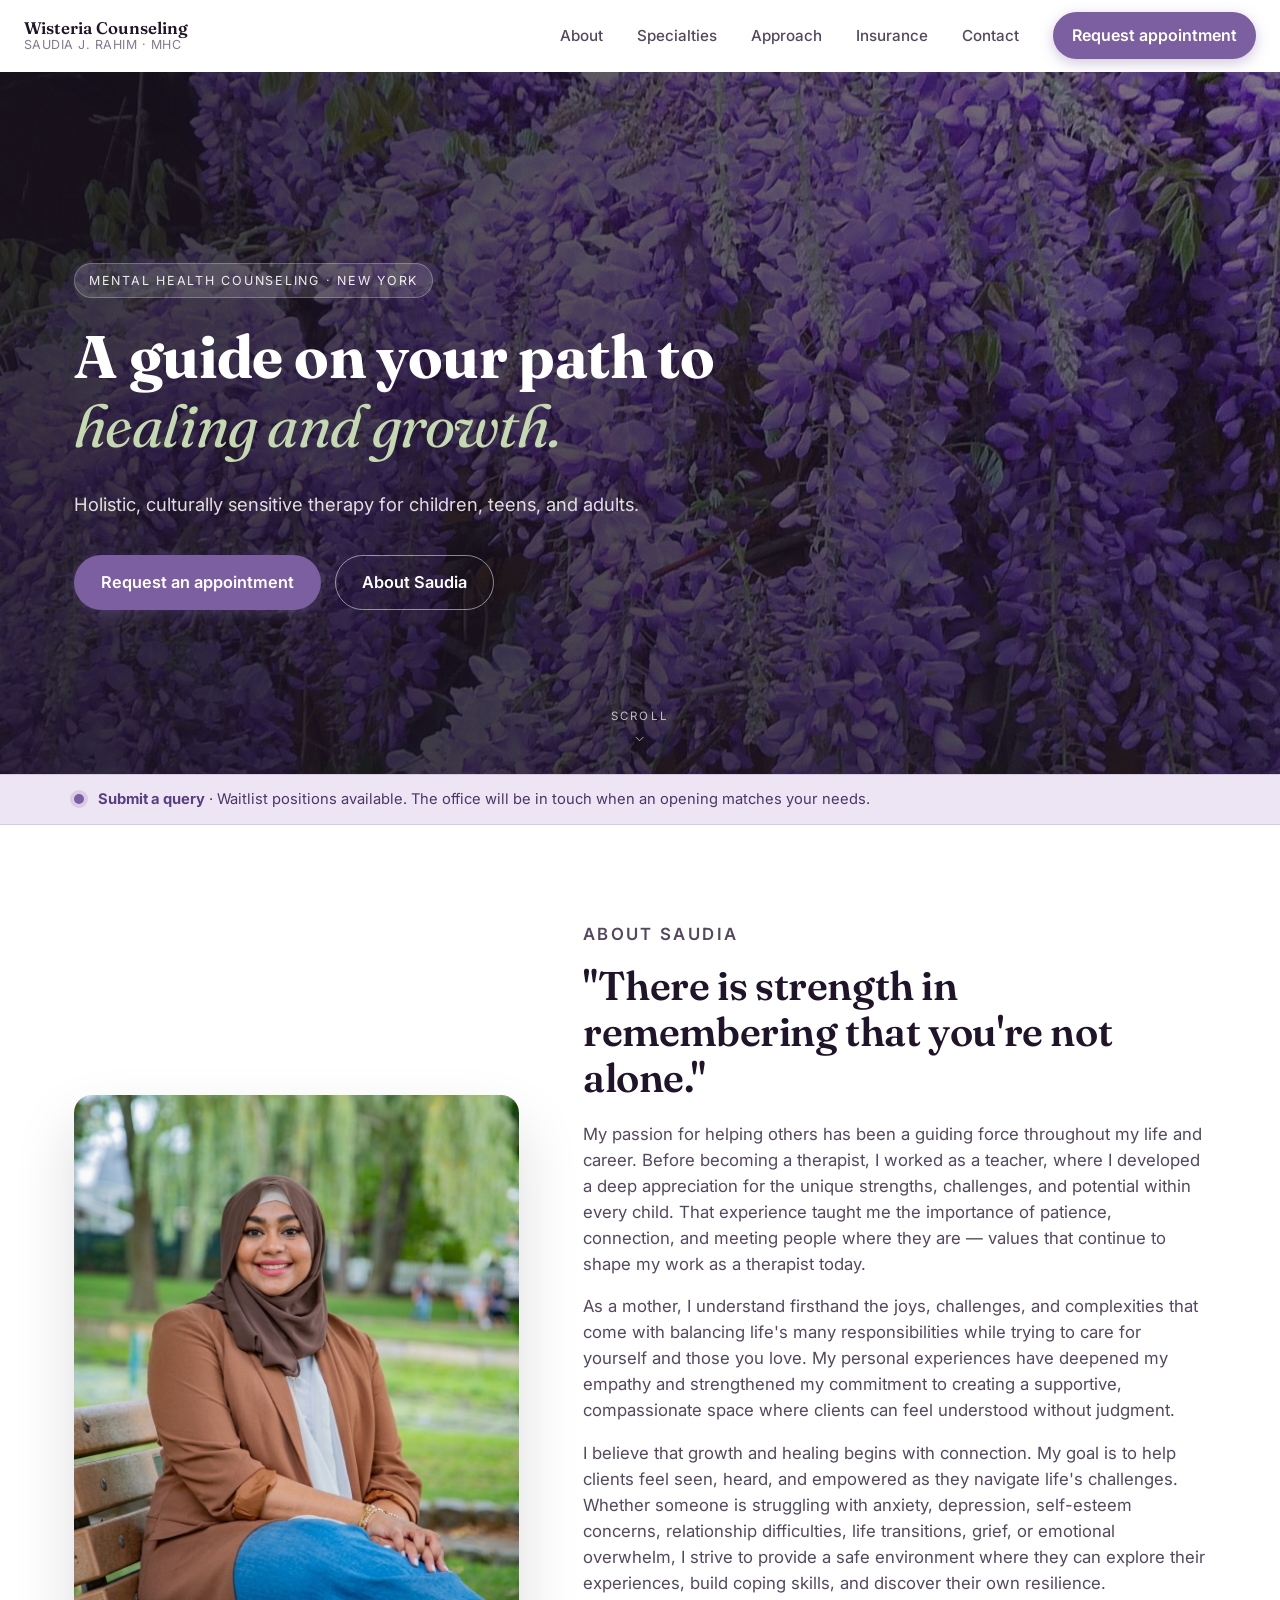
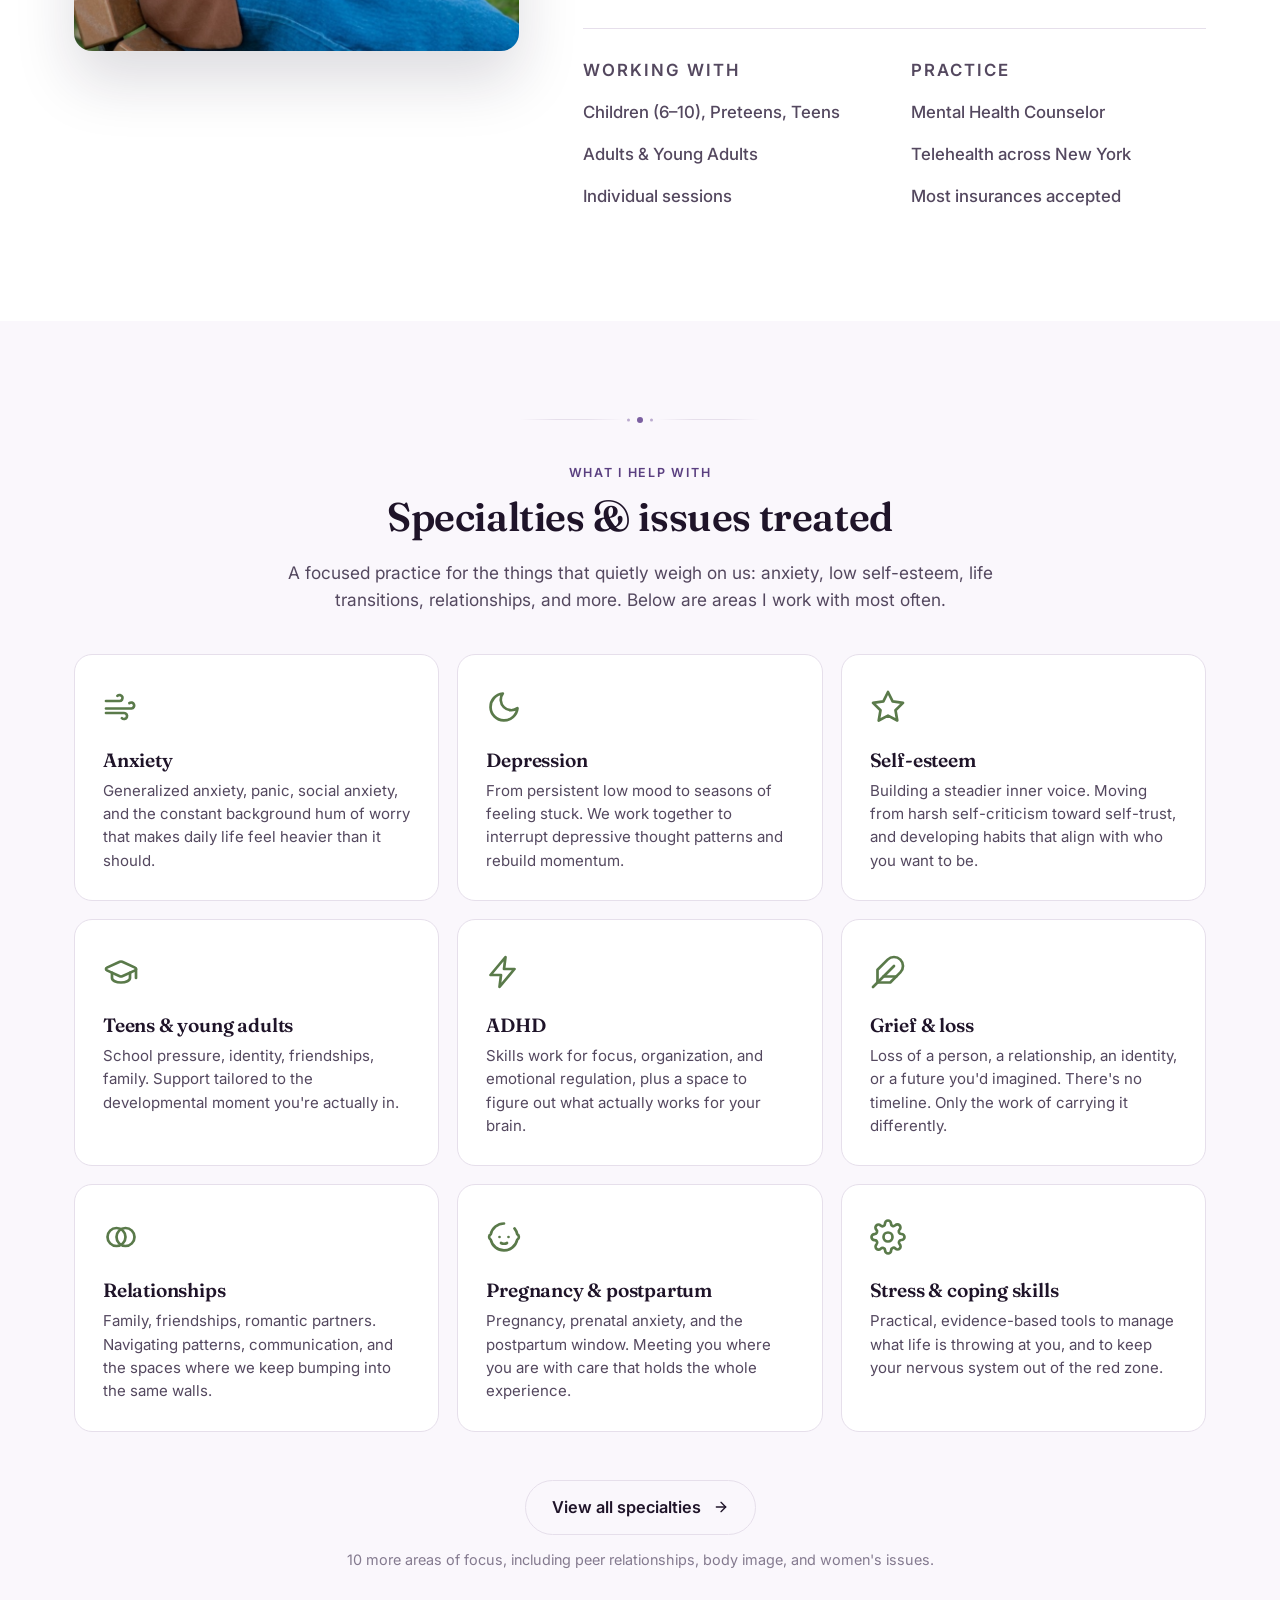
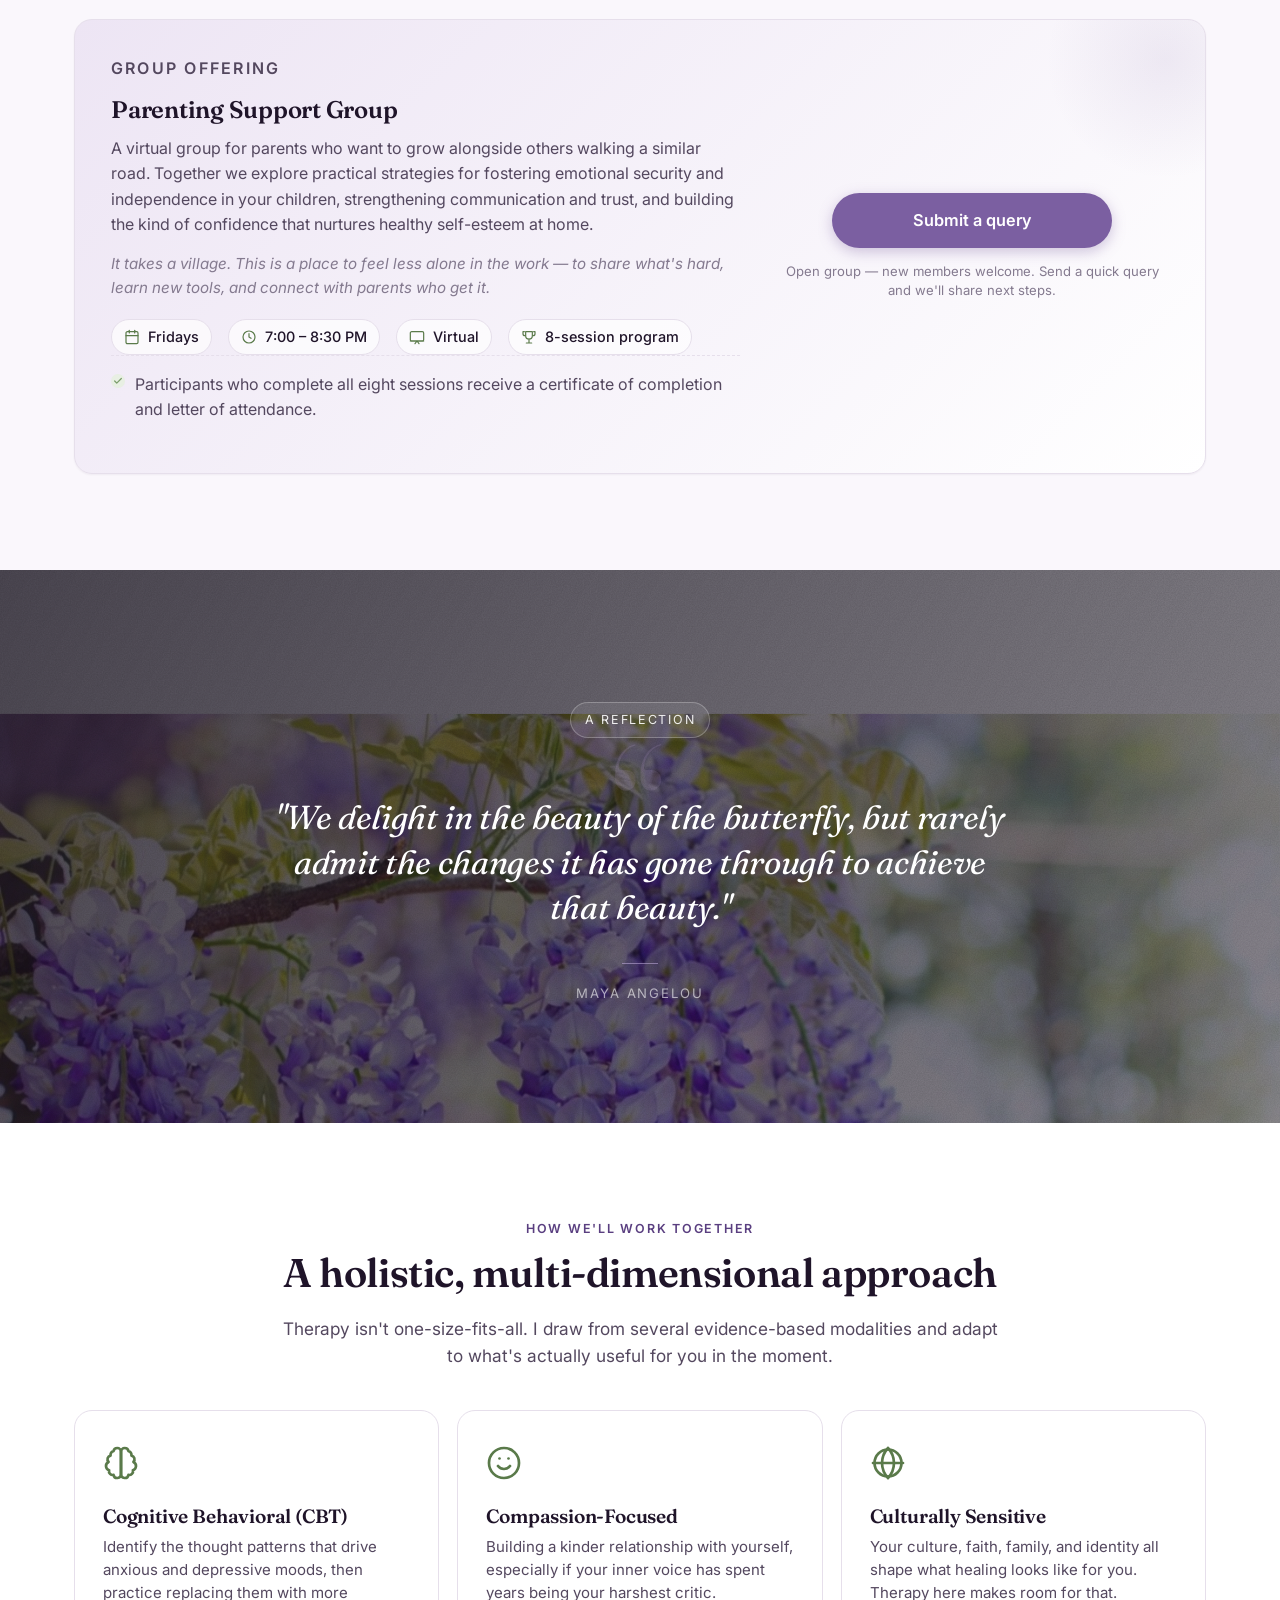
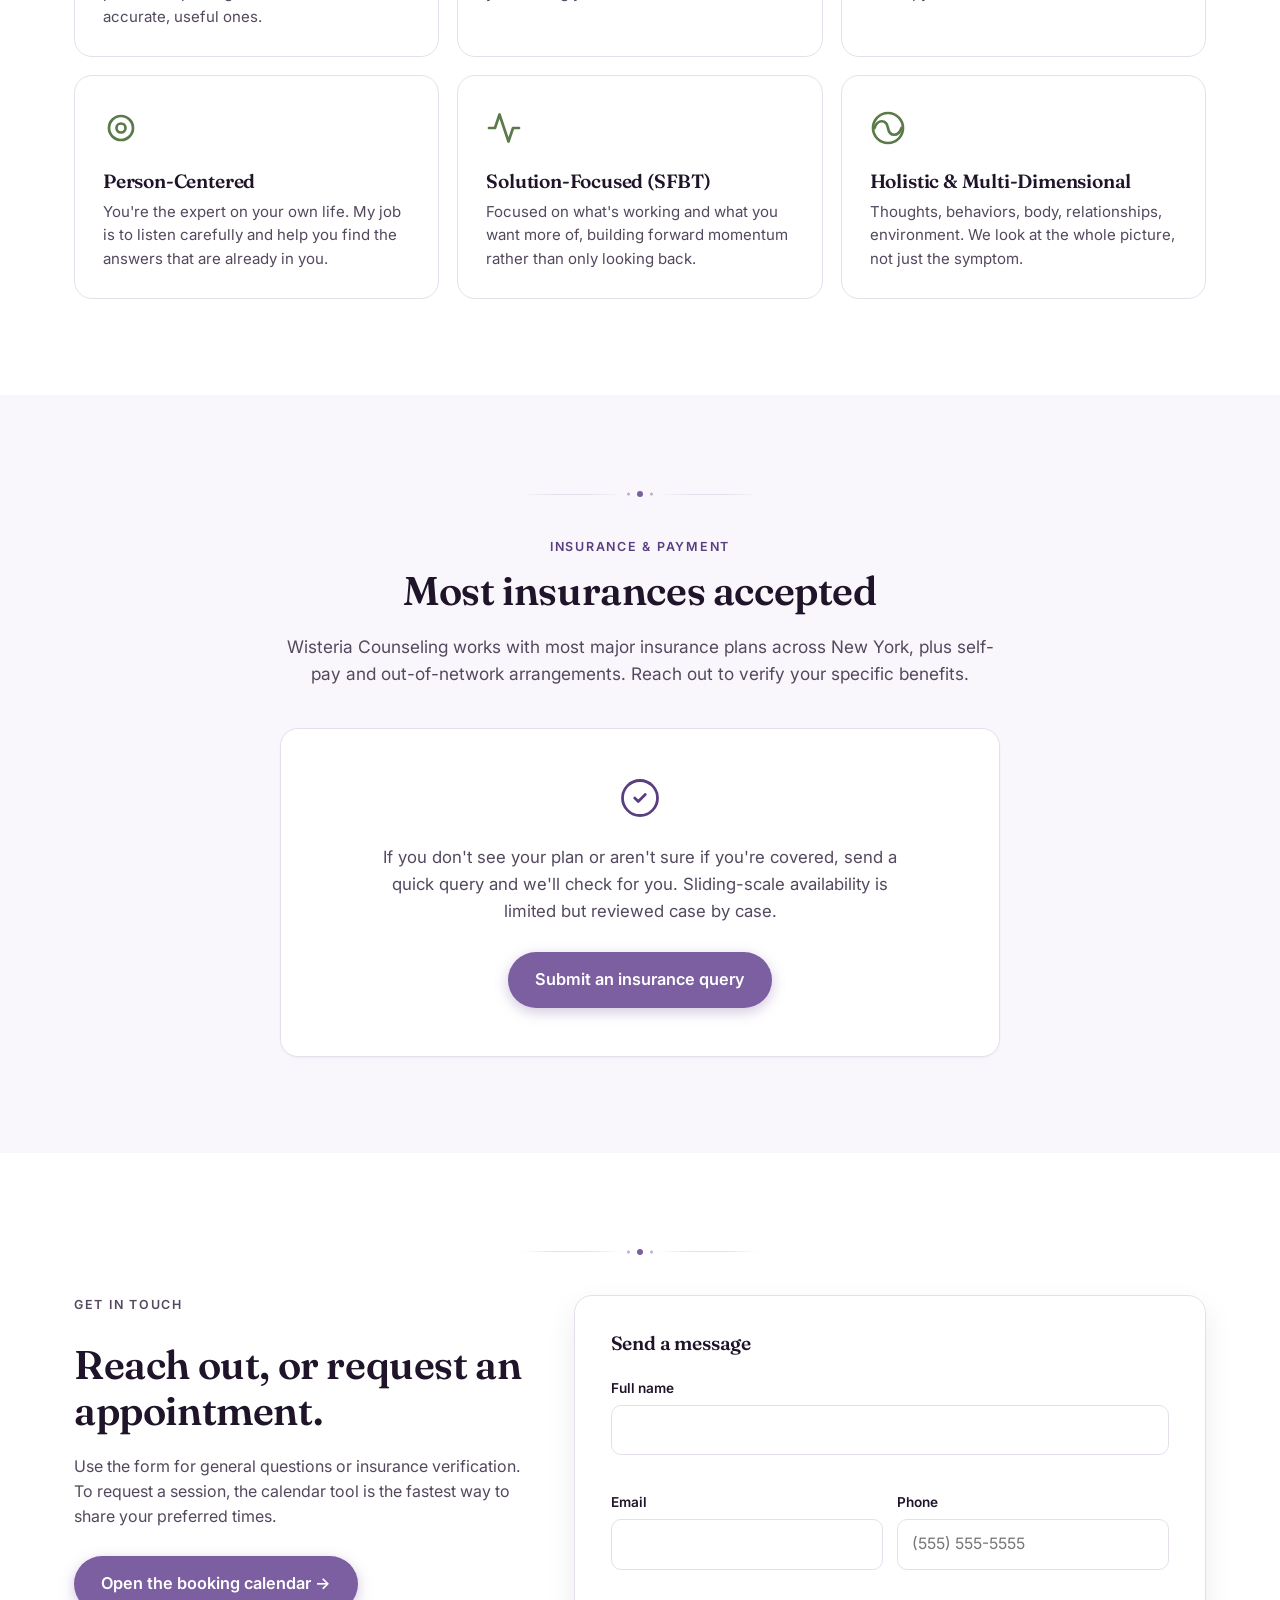
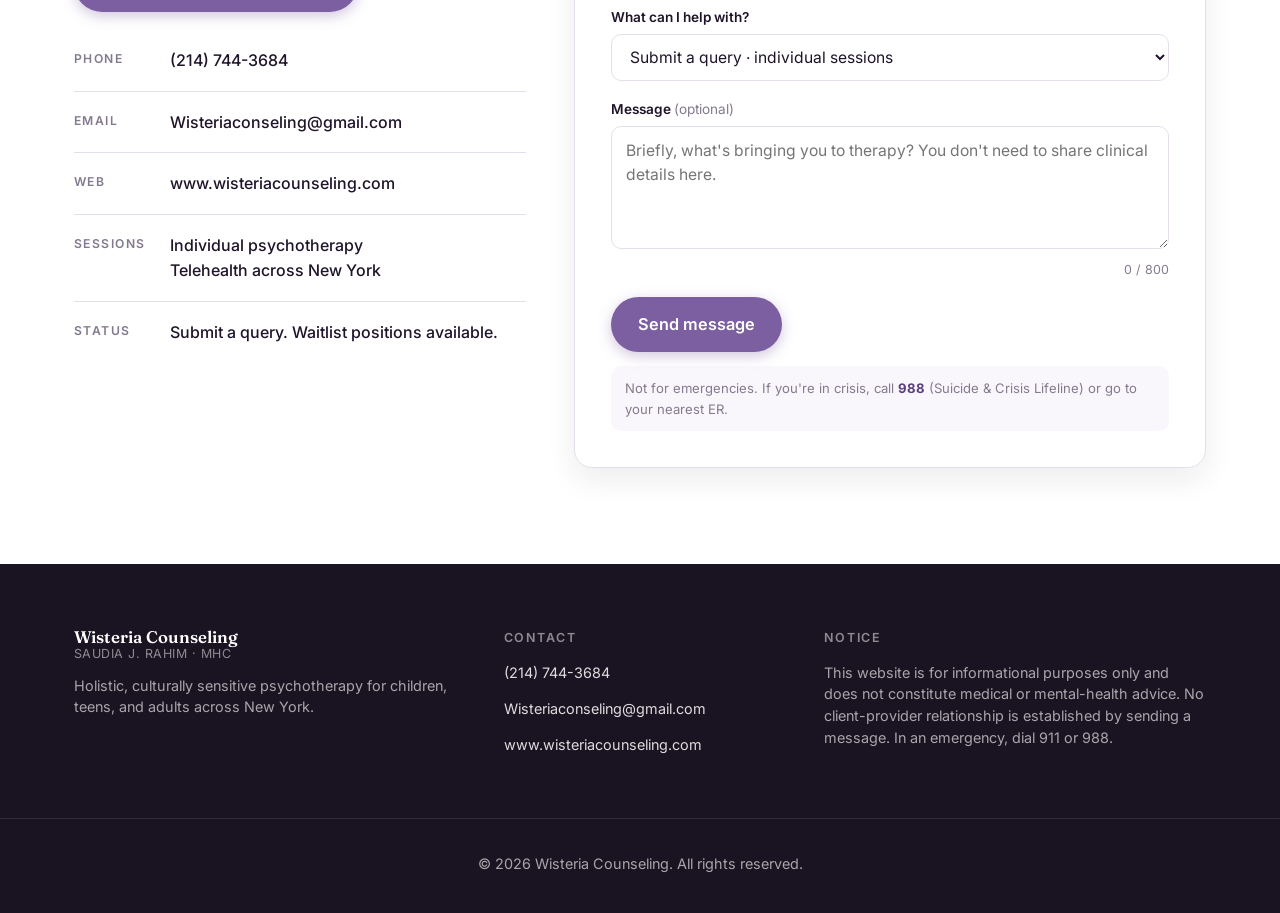
<file: index.html>
<!doctype html>
<html lang="en">
<head>
  <meta charset="utf-8" />
  <meta name="viewport" content="width=device-width,initial-scale=1" />
  <title>Wisteria Counseling · Saudia J. Rahim, MHC · New York</title>
  <link rel="icon" href="/favicon.ico" sizes="any" />
  <link rel="icon" type="image/png" sizes="32x32" href="/images/favicon-32.png" />
  <link rel="icon" type="image/png" sizes="16x16" href="/images/favicon-16.png" />
  <link rel="apple-touch-icon" sizes="180x180" href="/images/favicon-180.png" />
  <meta name="theme-color" content="#7B5FA1" />
  <meta name="description" content="Holistic, culturally sensitive psychotherapy for children, teens, and adults across New York. Cognitive and solution-focused approaches for anxiety, depression, and self-esteem." />
  <link rel="preconnect" href="https://fonts.googleapis.com" />
  <link rel="preconnect" href="https://fonts.gstatic.com" crossorigin />
  <link rel="stylesheet" href="https://fonts.googleapis.com/css2?family=Fraunces:opsz,wght@9..144,400;9..144,600;9..144,700&family=Inter:wght@400;500;600;700&display=swap" />
  <link rel="stylesheet" href="styles.css?v=11" />
  <!-- preload hero LCP image (responsive) -->
  <link rel="preload" as="image" type="image/avif"
        href="images/wisteria-hero-1280.avif"
        imagesrcset="images/wisteria-hero-768.avif 768w, images/wisteria-hero-1280.avif 1280w, images/wisteria-hero-1920.avif 1920w"
        imagesizes="100vw" fetchpriority="high" />
</head>
<body>
  <a class="skip" href="#contact">Skip to contact</a>

  <header class="topbar">
    <a class="brand" href="/">
      <span class="brand-text">
        <strong>Wisteria Counseling</strong>
        <em>Saudia J. Rahim · MHC</em>
      </span>
    </a>

    <nav class="nav" aria-label="Primary">
      <a href="#about">About</a>
      <a href="#services">Specialties</a>
      <a href="#approach">Approach</a>
      <a href="#insurance">Insurance</a>
      <a href="#contact">Contact</a>
    </nav>

    <div class="topbar-cta">
      <a class="btn btn-primary" href="booking.html">Request appointment</a>
    </div>

    <button class="hamburger" id="hamburger" aria-label="Open menu" aria-expanded="false" aria-controls="mobile-menu">
      <span></span><span></span><span></span>
    </button>
  </header>

  <div class="mobile-menu" id="mobile-menu" hidden>
    <a href="#about">About</a>
    <a href="#services">Specialties</a>
    <a href="#approach">Approach</a>
    <a href="#insurance">Insurance</a>
    <a href="#contact">Contact</a>
    <a class="btn btn-primary" href="booking.html">Request appointment</a>
  </div>

  <!-- HERO -->
  <section class="hero">
    <picture>
      <source type="image/avif"
              srcset="images/wisteria-hero-768.avif 768w, images/wisteria-hero-1280.avif 1280w, images/wisteria-hero-1920.avif 1920w"
              sizes="100vw" />
      <source type="image/webp"
              srcset="images/wisteria-hero-768.webp 768w, images/wisteria-hero-1280.webp 1280w, images/wisteria-hero-1920.webp 1920w"
              sizes="100vw" />
      <img class="hero-photo" src="images/wisteria-hero-1280.jpg" alt=""
           fetchpriority="high" decoding="async" /></picture>
    <div class="hero-overlay"></div>
    <div class="grain" aria-hidden="true"></div>
    <div class="hero-inner">
      <p class="eyebrow">Mental health counseling · New York</p>
      <h1>A guide on your path to <span class="accent">healing and growth.</span></h1>
      <p class="hero-sub">Holistic, culturally sensitive therapy for children, teens, and adults.</p>
      <div class="hero-ctas">
        <a class="btn btn-primary btn-lg" href="booking.html">Request an appointment</a>
        <a class="btn btn-ghost btn-lg" href="#about">About Saudia</a>
      </div>
    </div>

    <a class="scroll-cue" href="#about" aria-label="Scroll to about section">
      <span>Scroll</span>
      <svg viewBox="0 0 24 24" width="14" height="14" fill="none" stroke="currentColor" stroke-width="1.6" stroke-linecap="round" stroke-linejoin="round"><polyline points="6 9 12 15 18 9"/></svg>
    </a>
  </section>

  <!-- NOT ACCEPTING NOTICE -->
  <div class="notice" role="status" aria-live="polite">
    <div class="wrap notice-inner">
      <span class="notice-dot" aria-hidden="true"></span>
      <p><strong>Submit a query</strong> · Waitlist positions available. The office will be in touch when an opening matches your needs.</p>
    </div>
  </div>

  <!-- ABOUT -->
  <section class="section" id="about">
    <div class="wrap about-grid">
      <figure class="about-photo reveal">
        <img src="images/saudia.jpeg" alt="Saudia Jameela Rahim, MHC, LP" />
      </figure>
      <div class="about-copy reveal">
        <p class="kicker">About Saudia</p>
        <h2>"There is strength in remembering that you're not alone."</h2>
        <p>My passion for helping others has been a guiding force throughout my life and career. Before becoming a therapist, I worked as a teacher, where I developed a deep appreciation for the unique strengths, challenges, and potential within every child. That experience taught me the importance of patience, connection, and meeting people where they are — values that continue to shape my work as a therapist today.</p>
        <p>As a mother, I understand firsthand the joys, challenges, and complexities that come with balancing life's many responsibilities while trying to care for yourself and those you love. My personal experiences have deepened my empathy and strengthened my commitment to creating a supportive, compassionate space where clients can feel understood without judgment.</p>
        <p>I believe that growth and healing begins with connection. My goal is to help clients feel seen, heard, and empowered as they navigate life's challenges. Whether someone is struggling with anxiety, depression, self-esteem concerns, relationship difficulties, life transitions, grief, or emotional overwhelm, I strive to provide a safe environment where they can explore their experiences, build coping skills, and discover their own resilience.</p>

        <div class="creds">
          <div>
            <p class="cred-label">Working with</p>
            <p class="cred-value">Children (6–10), Preteens, Teens</p>
            <p class="cred-value">Adults &amp; Young Adults</p>
            <p class="cred-value">Individual sessions</p>
          </div>
          <div>
            <p class="cred-label">Practice</p>
            <p class="cred-value">Mental Health Counselor</p>
            <p class="cred-value">Telehealth across New York</p>
            <p class="cred-value">Most insurances accepted</p>
          </div>
        </div>
      </div>
    </div>
  </section>

  <!-- SPECIALTIES -->
  <section class="section section-alt" id="services">
    <div class="wrap">
      <div class="ornament" aria-hidden="true"><span class="dot"></span></div>
      <header class="section-head reveal">
        <p class="kicker">What I help with</p>
        <h2>Specialties &amp; issues treated</h2>
        <p class="lead">A focused practice for the things that quietly weigh on us: anxiety, low self-esteem, life transitions, relationships, and more. Below are areas I work with most often.</p>
      </header>

      <div class="svc-grid reveal-grid">
        <article class="svc-card">
          <div class="svc-icon" aria-hidden="true">
            <svg viewBox="0 0 24 24" fill="none" stroke="currentColor" stroke-width="1.8" stroke-linecap="round" stroke-linejoin="round"><path d="M9.6 4.6A2 2 0 1 1 11 8H2"/><path d="M12.6 19.4A2 2 0 1 0 14 16H2"/><path d="M17.6 9.4A2 2 0 1 1 19 13H2"/></svg>
          </div>
          <h3>Anxiety</h3>
          <p>Generalized anxiety, panic, social anxiety, and the constant background hum of worry that makes daily life feel heavier than it should.</p>
        </article>

        <article class="svc-card">
          <div class="svc-icon" aria-hidden="true">
            <svg viewBox="0 0 24 24" fill="none" stroke="currentColor" stroke-width="1.8" stroke-linecap="round" stroke-linejoin="round"><path d="M21 12.79A9 9 0 1 1 11.21 3 7 7 0 0 0 21 12.79z"/></svg>
          </div>
          <h3>Depression</h3>
          <p>From persistent low mood to seasons of feeling stuck. We work together to interrupt depressive thought patterns and rebuild momentum.</p>
        </article>

        <article class="svc-card">
          <div class="svc-icon" aria-hidden="true">
            <svg viewBox="0 0 24 24" fill="none" stroke="currentColor" stroke-width="1.8" stroke-linecap="round" stroke-linejoin="round"><polygon points="12 2 15.09 8.26 22 9.27 17 14.14 18.18 21.02 12 17.77 5.82 21.02 7 14.14 2 9.27 8.91 8.26 12 2"/></svg>
          </div>
          <h3>Self-esteem</h3>
          <p>Building a steadier inner voice. Moving from harsh self-criticism toward self-trust, and developing habits that align with who you want to be.</p>
        </article>

        <article class="svc-card">
          <div class="svc-icon" aria-hidden="true">
            <svg viewBox="0 0 24 24" fill="none" stroke="currentColor" stroke-width="1.8" stroke-linecap="round" stroke-linejoin="round"><path d="M21.42 10.922a1 1 0 0 0-.019-1.838L12.83 5.18a2 2 0 0 0-1.66 0L2.6 9.08a1 1 0 0 0 0 1.832l8.57 3.908a2 2 0 0 0 1.66 0z"/><path d="M22 10v6"/><path d="M6 12.5V16a6 3 0 0 0 12 0v-3.5"/></svg>
          </div>
          <h3>Teens &amp; young adults</h3>
          <p>School pressure, identity, friendships, family. Support tailored to the developmental moment you're actually in.</p>
        </article>

        <article class="svc-card">
          <div class="svc-icon" aria-hidden="true">
            <svg viewBox="0 0 24 24" fill="none" stroke="currentColor" stroke-width="1.8" stroke-linecap="round" stroke-linejoin="round"><path d="M13 2 3 14h7l-1 8 10-12h-7l1-8z"/></svg>
          </div>
          <h3>ADHD</h3>
          <p>Skills work for focus, organization, and emotional regulation, plus a space to figure out what actually works for your brain.</p>
        </article>

        <article class="svc-card">
          <div class="svc-icon" aria-hidden="true">
            <svg viewBox="0 0 24 24" fill="none" stroke="currentColor" stroke-width="1.8" stroke-linecap="round" stroke-linejoin="round"><path d="M20.24 12.24a6 6 0 0 0-8.49-8.49L5 10.5V19h8.5z"/><line x1="16" y1="8" x2="2" y2="22"/><line x1="17.5" y1="15" x2="9" y2="15"/></svg>
          </div>
          <h3>Grief &amp; loss</h3>
          <p>Loss of a person, a relationship, an identity, or a future you'd imagined. There's no timeline. Only the work of carrying it differently.</p>
        </article>

        <article class="svc-card">
          <div class="svc-icon" aria-hidden="true">
            <svg viewBox="0 0 24 24" fill="none" stroke="currentColor" stroke-width="1.8" stroke-linecap="round" stroke-linejoin="round"><circle cx="9" cy="12" r="6"/><circle cx="15" cy="12" r="6"/></svg>
          </div>
          <h3>Relationships</h3>
          <p>Family, friendships, romantic partners. Navigating patterns, communication, and the spaces where we keep bumping into the same walls.</p>
        </article>

        <article class="svc-card">
          <div class="svc-icon" aria-hidden="true">
            <svg viewBox="0 0 24 24" fill="none" stroke="currentColor" stroke-width="1.8" stroke-linecap="round" stroke-linejoin="round"><path d="M9 12h.01"/><path d="M15 12h.01"/><path d="M10 16c.5.3 1.2.5 2 .5s1.5-.2 2-.5"/><path d="M19 6.3a9 9 0 0 1 1.8 3.9 2 2 0 0 1 0 3.6 9 9 0 0 1-17.6 0 2 2 0 0 1 0-3.6A9 9 0 0 1 12 3"/></svg>
          </div>
          <h3>Pregnancy &amp; postpartum</h3>
          <p>Pregnancy, prenatal anxiety, and the postpartum window. Meeting you where you are with care that holds the whole experience.</p>
        </article>

        <article class="svc-card">
          <div class="svc-icon" aria-hidden="true">
            <svg viewBox="0 0 24 24" fill="none" stroke="currentColor" stroke-width="1.8" stroke-linecap="round" stroke-linejoin="round"><circle cx="12" cy="12" r="3"/><path d="M19.4 15a1.65 1.65 0 0 0 .33 1.82l.06.06a2 2 0 0 1-2.83 2.83l-.06-.06a1.65 1.65 0 0 0-1.82-.33 1.65 1.65 0 0 0-1 1.51V21a2 2 0 0 1-4 0v-.09A1.65 1.65 0 0 0 9 19.4a1.65 1.65 0 0 0-1.82.33l-.06.06a2 2 0 0 1-2.83-2.83l.06-.06a1.65 1.65 0 0 0 .33-1.82 1.65 1.65 0 0 0-1.51-1H3a2 2 0 0 1 0-4h.09A1.65 1.65 0 0 0 4.6 9a1.65 1.65 0 0 0-.33-1.82l-.06-.06a2 2 0 0 1 2.83-2.83l.06.06a1.65 1.65 0 0 0 1.82.33H9a1.65 1.65 0 0 0 1-1.51V3a2 2 0 0 1 4 0v.09a1.65 1.65 0 0 0 1 1.51 1.65 1.65 0 0 0 1.82-.33l.06-.06a2 2 0 0 1 2.83 2.83l-.06.06a1.65 1.65 0 0 0-.33 1.82V9a1.65 1.65 0 0 0 1.51 1H21a2 2 0 0 1 0 4h-.09a1.65 1.65 0 0 0-1.51 1z"/></svg>
          </div>
          <h3>Stress &amp; coping skills</h3>
          <p>Practical, evidence-based tools to manage what life is throwing at you, and to keep your nervous system out of the red zone.</p>
        </article>
      </div>

      <div class="svc-more">
        <a class="btn btn-ghost btn-lg" href="specialties.html" style="color: var(--text); border-color: var(--border);">
          View all specialties
          <svg viewBox="0 0 24 24" width="16" height="16" fill="none" stroke="currentColor" stroke-width="2" stroke-linecap="round" stroke-linejoin="round" style="margin-left: 4px;"><line x1="5" y1="12" x2="19" y2="12"/><polyline points="12 5 19 12 12 19"/></svg>
        </a>
        <p class="svc-more-note">10 more areas of focus, including peer relationships, body image, and women's issues.</p>
      </div>

      <!-- Featured group offering -->
      <aside class="featured-svc reveal" aria-labelledby="psg-title">
        <div class="featured-svc-meta">
          <p class="kicker">Group offering</p>
          <h3 id="psg-title">Parenting Support Group</h3>
          <p>A virtual group for parents who want to grow alongside others walking a similar road. Together we explore practical strategies for fostering emotional security and independence in your children, strengthening communication and trust, and building the kind of confidence that nurtures healthy self-esteem at home.</p>
          <p class="featured-svc-sub">It takes a village. This is a place to feel less alone in the work — to share what's hard, learn new tools, and connect with parents who get it.</p>
          <ul class="featured-svc-facts" aria-label="Group details">
            <li>
              <svg viewBox="0 0 24 24" width="16" height="16" fill="none" stroke="currentColor" stroke-width="1.8" stroke-linecap="round" stroke-linejoin="round" aria-hidden="true"><rect x="3" y="4" width="18" height="18" rx="2"/><line x1="16" y1="2" x2="16" y2="6"/><line x1="8" y1="2" x2="8" y2="6"/><line x1="3" y1="10" x2="21" y2="10"/></svg>
              Fridays
            </li>
            <li>
              <svg viewBox="0 0 24 24" width="16" height="16" fill="none" stroke="currentColor" stroke-width="1.8" stroke-linecap="round" stroke-linejoin="round" aria-hidden="true"><circle cx="12" cy="12" r="9"/><polyline points="12 7 12 12 15 14"/></svg>
              7:00 – 8:30 PM
            </li>
            <li>
              <svg viewBox="0 0 24 24" width="16" height="16" fill="none" stroke="currentColor" stroke-width="1.8" stroke-linecap="round" stroke-linejoin="round" aria-hidden="true"><rect x="2" y="4" width="20" height="14" rx="2"/><path d="m9 22 3-4 3 4M2 18h20"/></svg>
              Virtual
            </li>
            <li>
              <svg viewBox="0 0 24 24" width="16" height="16" fill="none" stroke="currentColor" stroke-width="1.8" stroke-linecap="round" stroke-linejoin="round" aria-hidden="true"><path d="M12 15c2.8 0 5-2.2 5-5V4H7v6c0 2.8 2.2 5 5 5z"/><path d="M8 21h8M12 15v6M5 4H3v3a3 3 0 0 0 3 3M19 4h2v3a3 3 0 0 1-3 3"/></svg>
              8-session program
            </li>
          </ul>
          <p class="featured-svc-note-soft">Participants who complete all eight sessions receive a certificate of completion and letter of attendance.</p>
        </div>
        <div class="featured-svc-cta">
          <a class="btn btn-primary btn-lg" href="#contact">Submit a query</a>
          <p class="featured-svc-note">Open group — new members welcome. Send a quick query and we'll share next steps.</p>
        </div>
      </aside>
    </div>
  </section>

  <!-- SPOTLIGHT / philosophy -->
  <section class="spotlight">
    <picture>
      <source type="image/avif"
              srcset="images/wisteria-approach-768.avif 768w, images/wisteria-approach.jpg 1240w"
              sizes="100vw" />
      <source type="image/webp"
              srcset="images/wisteria-approach-768.webp 768w, images/wisteria-approach.jpg 1240w"
              sizes="100vw" />
      <img class="spotlight-photo" src="images/wisteria-approach.jpg" alt="" loading="lazy" decoding="async" /></picture>
    <div class="spotlight-overlay"></div>
    <div class="grain" aria-hidden="true"></div>
    <div class="spotlight-inner">
      <p class="eyebrow">A reflection</p>
      <blockquote>
        <p>"We delight in the beauty of the butterfly, but rarely admit the changes it has gone through to achieve that beauty."</p>
        <footer>Maya Angelou</footer>
      </blockquote>
    </div>
  </section>

  <!-- APPROACH / modalities -->
  <section class="section" id="approach">
    <div class="wrap">
      <header class="section-head reveal">
        <p class="kicker">How we'll work together</p>
        <h2>A holistic, multi-dimensional approach</h2>
        <p class="lead">Therapy isn't one-size-fits-all. I draw from several evidence-based modalities and adapt to what's actually useful for you in the moment.</p>
      </header>

      <div class="svc-grid reveal-grid">
        <article class="svc-card">
          <div class="svc-icon" aria-hidden="true">
            <svg viewBox="0 0 24 24" fill="none" stroke="currentColor" stroke-width="1.8" stroke-linecap="round" stroke-linejoin="round"><path d="M9.5 2A2.5 2.5 0 0 1 12 4.5v15a2.5 2.5 0 0 1-4.96.44 2.5 2.5 0 0 1-2.96-3.08 3 3 0 0 1-.34-5.58 2.5 2.5 0 0 1 1.32-4.24 2.5 2.5 0 0 1 1.98-3 2.5 2.5 0 0 1 2.46-2.04Z"/><path d="M14.5 2A2.5 2.5 0 0 0 12 4.5v15a2.5 2.5 0 0 0 4.96.44 2.5 2.5 0 0 0 2.96-3.08 3 3 0 0 0 .34-5.58 2.5 2.5 0 0 0-1.32-4.24 2.5 2.5 0 0 0-1.98-3 2.5 2.5 0 0 0-2.46-2.04Z"/></svg>
          </div>
          <h3>Cognitive Behavioral (CBT)</h3>
          <p>Identify the thought patterns that drive anxious and depressive moods, then practice replacing them with more accurate, useful ones.</p>
        </article>

        <article class="svc-card">
          <div class="svc-icon" aria-hidden="true">
            <svg viewBox="0 0 24 24" fill="none" stroke="currentColor" stroke-width="1.8" stroke-linecap="round" stroke-linejoin="round"><circle cx="12" cy="12" r="10"/><path d="M8 14s1.5 2 4 2 4-2 4-2"/><line x1="9" y1="9" x2="9.01" y2="9"/><line x1="15" y1="9" x2="15.01" y2="9"/></svg>
          </div>
          <h3>Compassion-Focused</h3>
          <p>Building a kinder relationship with yourself, especially if your inner voice has spent years being your harshest critic.</p>
        </article>

        <article class="svc-card">
          <div class="svc-icon" aria-hidden="true">
            <svg viewBox="0 0 24 24" fill="none" stroke="currentColor" stroke-width="1.8" stroke-linecap="round" stroke-linejoin="round"><circle cx="12" cy="12" r="9"/><path d="M2 12h20M12 2a15 15 0 0 1 4 10 15 15 0 0 1-4 10M12 2a15 15 0 0 0-4 10 15 15 0 0 0 4 10"/></svg>
          </div>
          <h3>Culturally Sensitive</h3>
          <p>Your culture, faith, family, and identity all shape what healing looks like for you. Therapy here makes room for that.</p>
        </article>

        <article class="svc-card">
          <div class="svc-icon" aria-hidden="true">
            <svg viewBox="0 0 24 24" fill="none" stroke="currentColor" stroke-width="1.8" stroke-linecap="round" stroke-linejoin="round"><circle cx="12" cy="12" r="3"/><circle cx="12" cy="12" r="8"/></svg>
          </div>
          <h3>Person-Centered</h3>
          <p>You're the expert on your own life. My job is to listen carefully and help you find the answers that are already in you.</p>
        </article>

        <article class="svc-card">
          <div class="svc-icon" aria-hidden="true">
            <svg viewBox="0 0 24 24" fill="none" stroke="currentColor" stroke-width="1.8" stroke-linecap="round" stroke-linejoin="round"><polyline points="22 12 18 12 15 21 9 3 6 12 2 12"/></svg>
          </div>
          <h3>Solution-Focused (SFBT)</h3>
          <p>Focused on what's working and what you want more of, building forward momentum rather than only looking back.</p>
        </article>

        <article class="svc-card">
          <div class="svc-icon" aria-hidden="true">
            <svg viewBox="0 0 24 24" fill="none" stroke="currentColor" stroke-width="1.8" stroke-linecap="round" stroke-linejoin="round"><path d="M3 12c2-6 8-6 9 0s7 6 9 0"/><circle cx="12" cy="12" r="10"/></svg>
          </div>
          <h3>Holistic &amp; Multi-Dimensional</h3>
          <p>Thoughts, behaviors, body, relationships, environment. We look at the whole picture, not just the symptom.</p>
        </article>
      </div>
    </div>
  </section>

  <!-- INSURANCE -->
  <section class="section section-alt" id="insurance">
    <div class="wrap">
      <div class="ornament" aria-hidden="true"><span class="dot"></span></div>
      <header class="section-head reveal">
        <p class="kicker">Insurance &amp; payment</p>
        <h2>Most insurances accepted</h2>
        <p class="lead">Wisteria Counseling works with most major insurance plans across New York, plus self-pay and out-of-network arrangements. Reach out to verify your specific benefits.</p>
      </header>

      <div class="ins-statement reveal">
        <svg class="ins-statement-mark" viewBox="0 0 24 24" width="42" height="42" fill="none" stroke="currentColor" stroke-width="1.6" stroke-linecap="round" stroke-linejoin="round" aria-hidden="true">
          <path d="M9 12l2 2 4-4"/>
          <circle cx="12" cy="12" r="10"/>
        </svg>
        <p>If you don't see your plan or aren't sure if you're covered, send a quick query and we'll check for you. Sliding-scale availability is limited but reviewed case by case.</p>
        <a class="btn btn-primary btn-lg" href="#contact">Submit an insurance query</a>
      </div>
    </div>
  </section>

  <!-- CONTACT / form -->
  <section class="section" id="contact">
    <div class="wrap">
      <div class="ornament" aria-hidden="true"><span class="dot"></span></div>
    </div>
    <div class="wrap contact-grid">
      <div class="contact-copy reveal">
        <p class="kicker">Get in touch</p>
        <h2>Reach out, or request an appointment.</h2>
        <p>Use the form for general questions or insurance verification. To request a session, the calendar tool is the fastest way to share your preferred times.</p>

        <a class="btn btn-primary btn-lg" href="booking.html">Open the booking calendar →</a>

        <ul class="contact-list">
          <li>
            <span class="ci">Phone</span>
            <a href="tel:+12147443684">(214) 744-3684</a>
          </li>
          <li>
            <span class="ci">Email</span>
            <a href="mailto:Wisteriaconseling@gmail.com">Wisteriaconseling@gmail.com</a>
          </li>
          <li>
            <span class="ci">Web</span>
            <a href="https://www.wisteriacounseling.com">www.wisteriacounseling.com</a>
          </li>
          <li>
            <span class="ci">Sessions</span>
            <span>Individual psychotherapy<br/>Telehealth across New York</span>
          </li>
          <li>
            <span class="ci">Status</span>
            <span>Submit a query. Waitlist positions available.</span>
          </li>
        </ul>
      </div>

      <form class="contact-form reveal" id="contact-form" novalidate>
        <h3>Send a message</h3>

        <div class="field">
          <label for="cf-name">Full name</label>
          <input id="cf-name" name="name" type="text" required maxlength="80" autocomplete="name" />
          <small class="error" data-for="name"></small>
        </div>

        <div class="row-2">
          <div class="field">
            <label for="cf-email">Email</label>
            <input id="cf-email" name="email" type="email" required maxlength="120" autocomplete="email" />
            <small class="error" data-for="email"></small>
          </div>
          <div class="field">
            <label for="cf-phone">Phone</label>
            <input id="cf-phone" name="phone" type="tel" maxlength="20" autocomplete="tel" placeholder="(555) 555-5555" />
            <small class="error" data-for="phone"></small>
          </div>
        </div>

        <div class="field">
          <label for="cf-reason">What can I help with?</label>
          <select id="cf-reason" name="reason">
            <option>Submit a query · individual sessions</option>
            <option>Parenting Support Group · weekly</option>
            <option>Insurance question</option>
            <option>General question about therapy here</option>
            <option>Other</option>
          </select>
        </div>

        <div class="field">
          <label for="cf-msg">Message <span class="muted">(optional)</span></label>
          <textarea id="cf-msg" name="message" maxlength="800" rows="4" placeholder="Briefly, what's bringing you to therapy? You don't need to share clinical details here."></textarea>
          <div class="count"><span id="cf-count">0</span> / 800</div>
        </div>

        <!-- honeypot -->
        <input type="text" name="website" tabindex="-1" autocomplete="off" class="hp" aria-hidden="true" />

        <button type="submit" class="btn btn-primary btn-lg">Send message</button>
        <p class="form-note">Not for emergencies. If you're in crisis, call <strong>988</strong> (Suicide &amp; Crisis Lifeline) or go to your nearest ER.</p>
      </form>

      <div class="form-success" id="form-success" hidden>
        <div class="success-mark" aria-hidden="true">✓</div>
        <h3>Message sent</h3>
        <p>Thanks for reaching out. The office typically responds within a few business days.</p>
        <button type="button" class="btn btn-ghost" id="send-another">Send another message</button>
      </div>
    </div>
  </section>

  <!-- FOOTER -->
  <footer class="footer">
    <div class="wrap footer-grid">
      <div>
        <div class="brand">
          <span class="brand-text"><strong>Wisteria Counseling</strong><em>Saudia J. Rahim · MHC</em></span>
        </div>
        <p class="muted small">Holistic, culturally sensitive psychotherapy for children, teens, and adults across New York.</p>
      </div>

      <div>
        <p class="foot-h">Contact</p>
        <p class="muted small"><a href="tel:+12147443684">(214) 744-3684</a></p>
        <p class="muted small"><a href="mailto:Wisteriaconseling@gmail.com">Wisteriaconseling@gmail.com</a></p>
        <p class="muted small"><a href="https://www.wisteriacounseling.com">www.wisteriacounseling.com</a></p>
      </div>

      <div>
        <p class="foot-h">Notice</p>
        <p class="muted small">This website is for informational purposes only and does not constitute medical or mental-health advice. No client-provider relationship is established by sending a message. In an emergency, dial 911 or 988.</p>
      </div>
    </div>
    <div class="footer-base">
      <p class="muted small">© <span id="yr"></span> Wisteria Counseling. All rights reserved.</p>
    </div>
  </footer>

  <script src="script.js?v=4" defer></script>
</body>
</html>
</file>
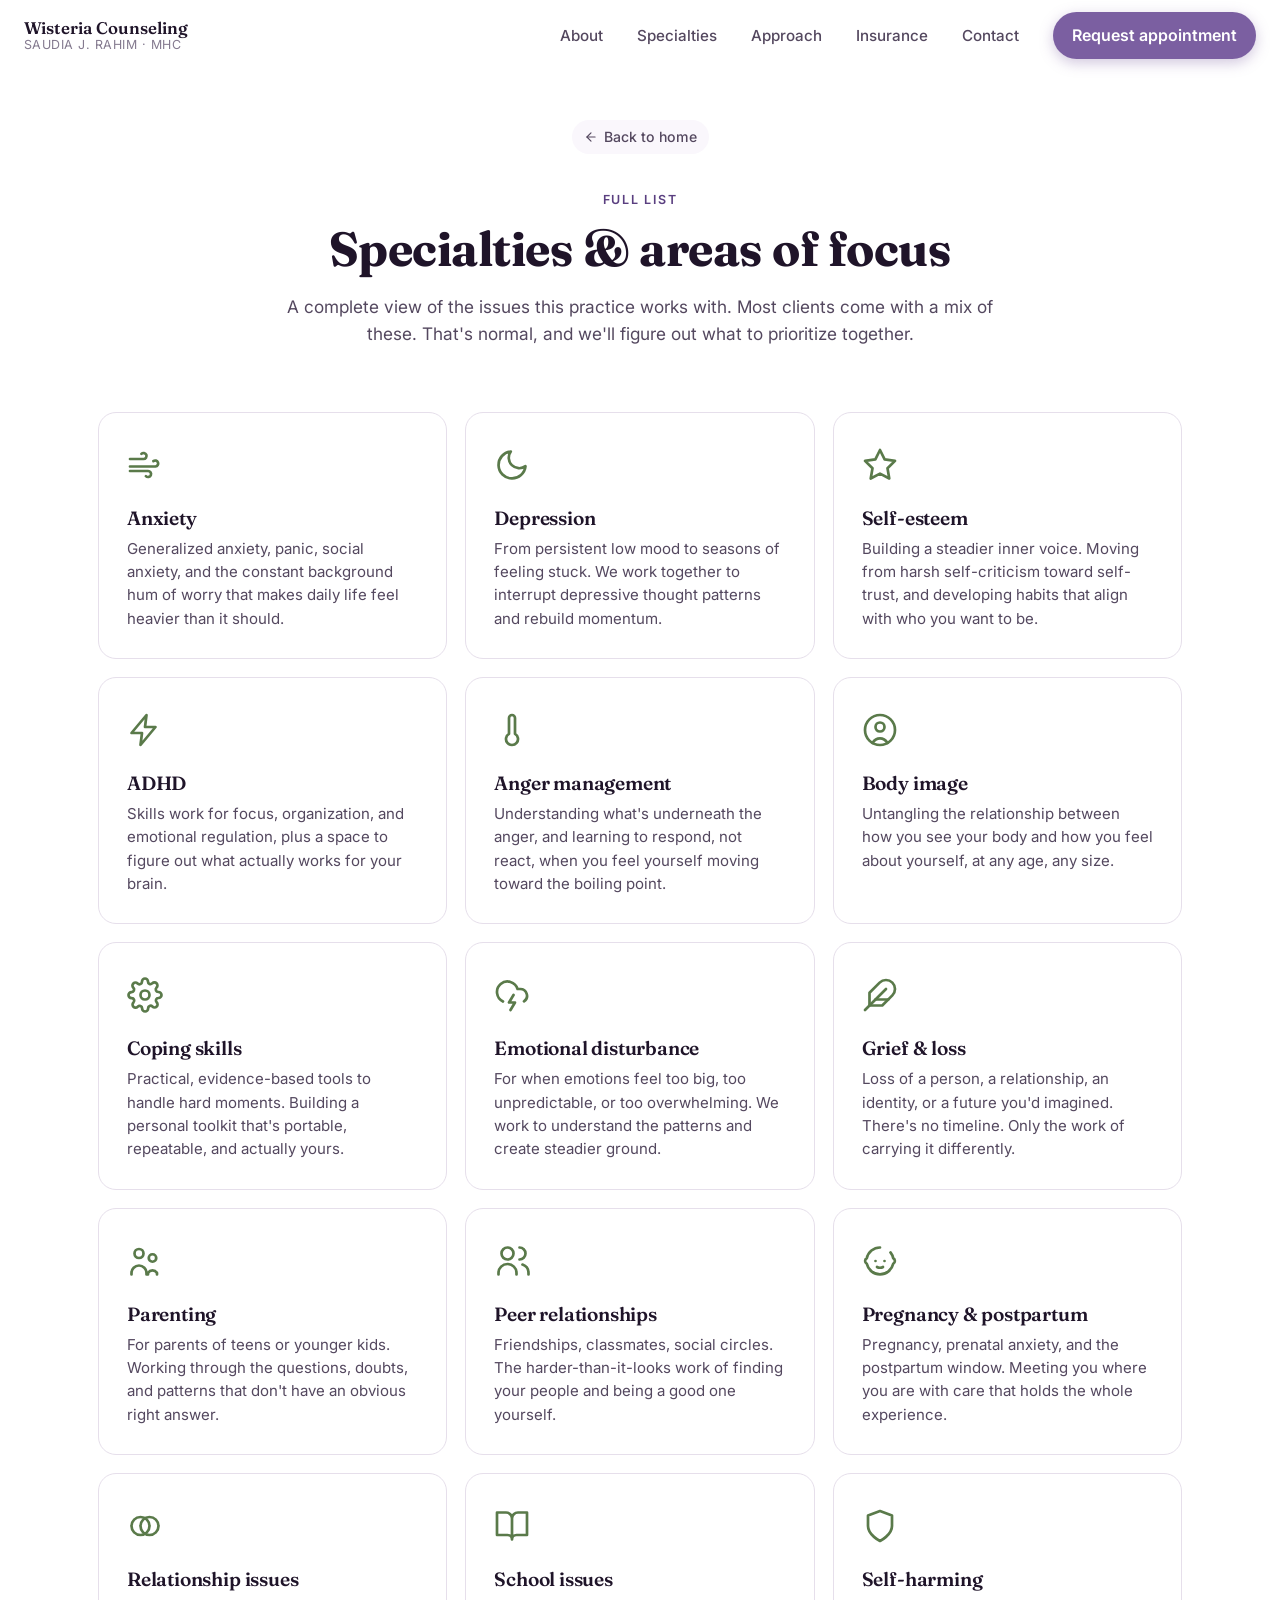
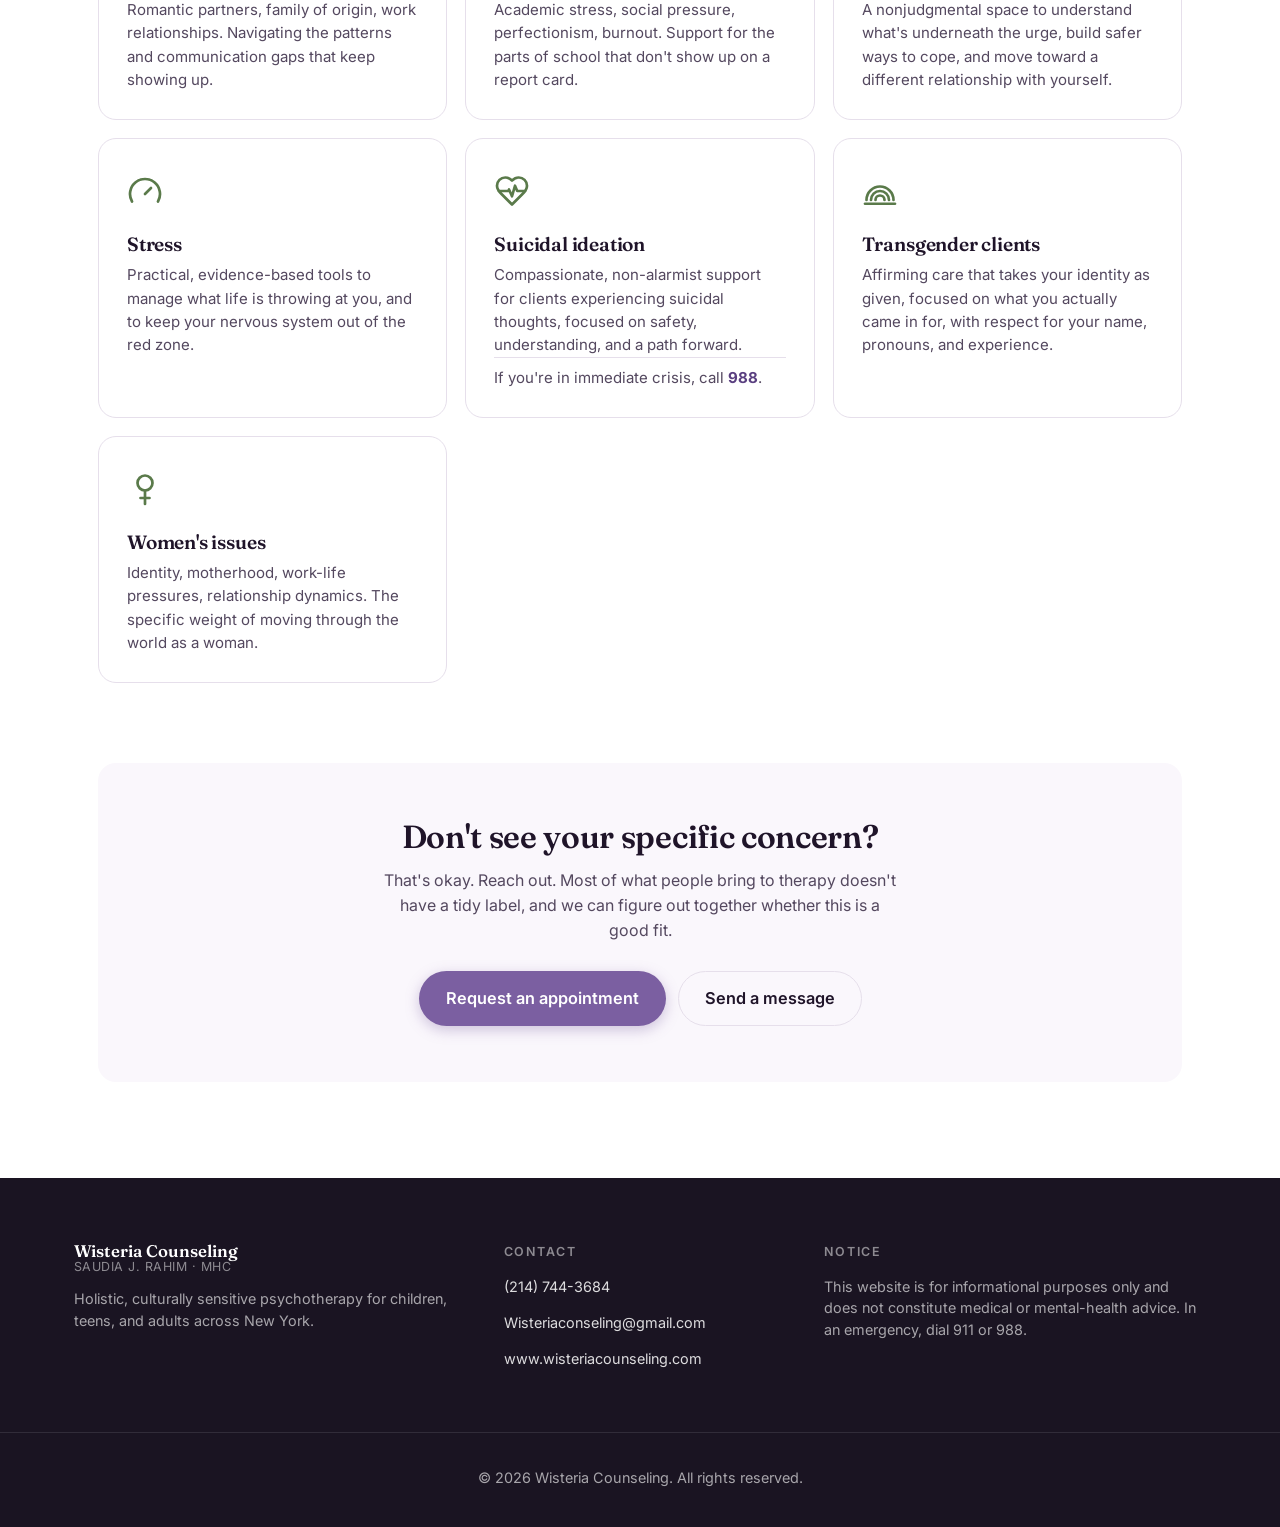
<file: specialties.html>
<!doctype html>
<html lang="en">
<head>
  <meta charset="utf-8" />
  <meta name="viewport" content="width=device-width,initial-scale=1" />
  <title>Specialties & areas of focus · Wisteria Counseling</title>
  <meta name="description" content="A complete list of issues and areas of focus at Wisteria Counseling: anxiety, depression, self-esteem, parenting, women's issues, and more." />
  <link rel="icon" href="/favicon.ico" sizes="any" />
  <link rel="icon" type="image/png" sizes="32x32" href="/images/favicon-32.png" />
  <link rel="icon" type="image/png" sizes="16x16" href="/images/favicon-16.png" />
  <link rel="apple-touch-icon" sizes="180x180" href="/images/favicon-180.png" />
  <meta name="theme-color" content="#7B5FA1" />
  <link rel="preconnect" href="https://fonts.googleapis.com" />
  <link rel="preconnect" href="https://fonts.gstatic.com" crossorigin />
  <link rel="stylesheet" href="https://fonts.googleapis.com/css2?family=Fraunces:opsz,wght@9..144,400;9..144,600;9..144,700&family=Inter:wght@400;500;600;700&display=swap" />
  <link rel="stylesheet" href="styles.css?v=10" />
</head>
<body>
  <a class="skip" href="#all-specialties">Skip to specialties</a>

  <header class="topbar">
    <a class="brand" href="index.html">
      <span class="brand-text">
        <strong>Wisteria Counseling</strong>
        <em>Saudia J. Rahim · MHC</em>
      </span>
    </a>

    <nav class="nav" aria-label="Primary">
      <a href="index.html#about">About</a>
      <a href="index.html#services">Specialties</a>
      <a href="index.html#approach">Approach</a>
      <a href="index.html#insurance">Insurance</a>
      <a href="index.html#contact">Contact</a>
    </nav>

    <div class="topbar-cta">
      <a class="btn btn-primary" href="booking.html">Request appointment</a>
    </div>

    <button class="hamburger" id="hamburger" aria-label="Open menu" aria-expanded="false" aria-controls="mobile-menu">
      <span></span><span></span><span></span>
    </button>
  </header>

  <div class="mobile-menu" id="mobile-menu" hidden>
    <a href="index.html#about">About</a>
    <a href="index.html#services">Specialties</a>
    <a href="index.html#approach">Approach</a>
    <a href="index.html#insurance">Insurance</a>
    <a href="index.html#contact">Contact</a>
    <a class="btn btn-primary" href="booking.html">Request appointment</a>
  </div>

  <main class="page-wrap">
    <div class="page-head">
      <a class="back-link" href="index.html#services">
        <svg viewBox="0 0 24 24" width="14" height="14" fill="none" stroke="currentColor" stroke-width="2" stroke-linecap="round" stroke-linejoin="round"><line x1="19" y1="12" x2="5" y2="12"/><polyline points="12 19 5 12 12 5"/></svg>
        Back to home
      </a>
      <p class="kicker">Full list</p>
      <h1>Specialties &amp; areas of focus</h1>
      <p class="lead">A complete view of the issues this practice works with. Most clients come with a mix of these. That's normal, and we'll figure out what to prioritize together.</p>
    </div>

    <section class="wrap" id="all-specialties">
      <div class="svc-grid reveal-grid is-in">

        <article class="svc-card">
          <div class="svc-icon" aria-hidden="true">
            <svg viewBox="0 0 24 24" fill="none" stroke="currentColor" stroke-width="1.8" stroke-linecap="round" stroke-linejoin="round"><path d="M9.6 4.6A2 2 0 1 1 11 8H2"/><path d="M12.6 19.4A2 2 0 1 0 14 16H2"/><path d="M17.6 9.4A2 2 0 1 1 19 13H2"/></svg>
          </div>
          <h3>Anxiety</h3>
          <p>Generalized anxiety, panic, social anxiety, and the constant background hum of worry that makes daily life feel heavier than it should.</p>
        </article>

        <article class="svc-card">
          <div class="svc-icon" aria-hidden="true">
            <svg viewBox="0 0 24 24" fill="none" stroke="currentColor" stroke-width="1.8" stroke-linecap="round" stroke-linejoin="round"><path d="M21 12.79A9 9 0 1 1 11.21 3 7 7 0 0 0 21 12.79z"/></svg>
          </div>
          <h3>Depression</h3>
          <p>From persistent low mood to seasons of feeling stuck. We work together to interrupt depressive thought patterns and rebuild momentum.</p>
        </article>

        <article class="svc-card">
          <div class="svc-icon" aria-hidden="true">
            <svg viewBox="0 0 24 24" fill="none" stroke="currentColor" stroke-width="1.8" stroke-linecap="round" stroke-linejoin="round"><polygon points="12 2 15.09 8.26 22 9.27 17 14.14 18.18 21.02 12 17.77 5.82 21.02 7 14.14 2 9.27 8.91 8.26 12 2"/></svg>
          </div>
          <h3>Self-esteem</h3>
          <p>Building a steadier inner voice. Moving from harsh self-criticism toward self-trust, and developing habits that align with who you want to be.</p>
        </article>

        <article class="svc-card">
          <div class="svc-icon" aria-hidden="true">
            <svg viewBox="0 0 24 24" fill="none" stroke="currentColor" stroke-width="1.8" stroke-linecap="round" stroke-linejoin="round"><path d="M13 2 3 14h7l-1 8 10-12h-7l1-8z"/></svg>
          </div>
          <h3>ADHD</h3>
          <p>Skills work for focus, organization, and emotional regulation, plus a space to figure out what actually works for your brain.</p>
        </article>

        <article class="svc-card">
          <div class="svc-icon" aria-hidden="true">
            <svg viewBox="0 0 24 24" fill="none" stroke="currentColor" stroke-width="1.8" stroke-linecap="round" stroke-linejoin="round"><path d="M14 4v10.54a4 4 0 1 1-4 0V4a2 2 0 0 1 4 0Z"/></svg>
          </div>
          <h3>Anger management</h3>
          <p>Understanding what's underneath the anger, and learning to respond, not react, when you feel yourself moving toward the boiling point.</p>
        </article>

        <article class="svc-card">
          <div class="svc-icon" aria-hidden="true">
            <svg viewBox="0 0 24 24" fill="none" stroke="currentColor" stroke-width="1.8" stroke-linecap="round" stroke-linejoin="round"><circle cx="12" cy="12" r="10"/><circle cx="12" cy="10" r="3"/><path d="M7 20.6c1.4-2.1 3.5-3 5-3s3.6.9 5 3"/></svg>
          </div>
          <h3>Body image</h3>
          <p>Untangling the relationship between how you see your body and how you feel about yourself, at any age, any size.</p>
        </article>

        <article class="svc-card">
          <div class="svc-icon" aria-hidden="true">
            <svg viewBox="0 0 24 24" fill="none" stroke="currentColor" stroke-width="1.8" stroke-linecap="round" stroke-linejoin="round"><circle cx="12" cy="12" r="3"/><path d="M19.4 15a1.65 1.65 0 0 0 .33 1.82l.06.06a2 2 0 0 1-2.83 2.83l-.06-.06a1.65 1.65 0 0 0-1.82-.33 1.65 1.65 0 0 0-1 1.51V21a2 2 0 0 1-4 0v-.09A1.65 1.65 0 0 0 9 19.4a1.65 1.65 0 0 0-1.82.33l-.06.06a2 2 0 0 1-2.83-2.83l.06-.06a1.65 1.65 0 0 0 .33-1.82 1.65 1.65 0 0 0-1.51-1H3a2 2 0 0 1 0-4h.09A1.65 1.65 0 0 0 4.6 9a1.65 1.65 0 0 0-.33-1.82l-.06-.06a2 2 0 0 1 2.83-2.83l.06.06a1.65 1.65 0 0 0 1.82.33H9a1.65 1.65 0 0 0 1-1.51V3a2 2 0 0 1 4 0v.09a1.65 1.65 0 0 0 1 1.51 1.65 1.65 0 0 0 1.82-.33l.06-.06a2 2 0 0 1 2.83 2.83l-.06.06a1.65 1.65 0 0 0-.33 1.82V9a1.65 1.65 0 0 0 1.51 1H21a2 2 0 0 1 0 4h-.09a1.65 1.65 0 0 0-1.51 1z"/></svg>
          </div>
          <h3>Coping skills</h3>
          <p>Practical, evidence-based tools to handle hard moments. Building a personal toolkit that's portable, repeatable, and actually yours.</p>
        </article>

        <article class="svc-card">
          <div class="svc-icon" aria-hidden="true">
            <svg viewBox="0 0 24 24" fill="none" stroke="currentColor" stroke-width="1.8" stroke-linecap="round" stroke-linejoin="round"><path d="M6 16.326A7 7 0 1 1 15.71 8h1.79a4.5 4.5 0 0 1 2.5 8.246"/><path d="m13 12-3 5h4l-3 5"/></svg>
          </div>
          <h3>Emotional disturbance</h3>
          <p>For when emotions feel too big, too unpredictable, or too overwhelming. We work to understand the patterns and create steadier ground.</p>
        </article>

        <article class="svc-card">
          <div class="svc-icon" aria-hidden="true">
            <svg viewBox="0 0 24 24" fill="none" stroke="currentColor" stroke-width="1.8" stroke-linecap="round" stroke-linejoin="round"><path d="M20.24 12.24a6 6 0 0 0-8.49-8.49L5 10.5V19h8.5z"/><line x1="16" y1="8" x2="2" y2="22"/><line x1="17.5" y1="15" x2="9" y2="15"/></svg>
          </div>
          <h3>Grief &amp; loss</h3>
          <p>Loss of a person, a relationship, an identity, or a future you'd imagined. There's no timeline. Only the work of carrying it differently.</p>
        </article>

        <article class="svc-card">
          <div class="svc-icon" aria-hidden="true">
            <svg viewBox="0 0 24 24" fill="none" stroke="currentColor" stroke-width="1.8" stroke-linecap="round" stroke-linejoin="round"><circle cx="8" cy="7" r="3"/><path d="M3 21v-1a5 5 0 0 1 10 0v1"/><circle cx="17" cy="10" r="2.5"/><path d="M14 21v-1a3.5 3.5 0 0 1 6 0v1"/></svg>
          </div>
          <h3>Parenting</h3>
          <p>For parents of teens or younger kids. Working through the questions, doubts, and patterns that don't have an obvious right answer.</p>
        </article>

        <article class="svc-card">
          <div class="svc-icon" aria-hidden="true">
            <svg viewBox="0 0 24 24" fill="none" stroke="currentColor" stroke-width="1.8" stroke-linecap="round" stroke-linejoin="round"><circle cx="9" cy="7" r="4"/><path d="M3 21v-1a6 6 0 0 1 12 0v1M17 11a4 4 0 0 0 0-8M23 21v-1a6 6 0 0 0-4-5.65"/></svg>
          </div>
          <h3>Peer relationships</h3>
          <p>Friendships, classmates, social circles. The harder-than-it-looks work of finding your people and being a good one yourself.</p>
        </article>

        <article class="svc-card">
          <div class="svc-icon" aria-hidden="true">
            <svg viewBox="0 0 24 24" fill="none" stroke="currentColor" stroke-width="1.8" stroke-linecap="round" stroke-linejoin="round"><path d="M9 12h.01"/><path d="M15 12h.01"/><path d="M10 16c.5.3 1.2.5 2 .5s1.5-.2 2-.5"/><path d="M19 6.3a9 9 0 0 1 1.8 3.9 2 2 0 0 1 0 3.6 9 9 0 0 1-17.6 0 2 2 0 0 1 0-3.6A9 9 0 0 1 12 3"/></svg>
          </div>
          <h3>Pregnancy &amp; postpartum</h3>
          <p>Pregnancy, prenatal anxiety, and the postpartum window. Meeting you where you are with care that holds the whole experience.</p>
        </article>

        <article class="svc-card">
          <div class="svc-icon" aria-hidden="true">
            <svg viewBox="0 0 24 24" fill="none" stroke="currentColor" stroke-width="1.8" stroke-linecap="round" stroke-linejoin="round"><circle cx="9" cy="12" r="6"/><circle cx="15" cy="12" r="6"/></svg>
          </div>
          <h3>Relationship issues</h3>
          <p>Romantic partners, family of origin, work relationships. Navigating the patterns and communication gaps that keep showing up.</p>
        </article>

        <article class="svc-card">
          <div class="svc-icon" aria-hidden="true">
            <svg viewBox="0 0 24 24" fill="none" stroke="currentColor" stroke-width="1.8" stroke-linecap="round" stroke-linejoin="round"><path d="M2 3h6a4 4 0 0 1 4 4v14a3 3 0 0 0-3-3H2zM22 3h-6a4 4 0 0 0-4 4v14a3 3 0 0 1 3-3h7z"/></svg>
          </div>
          <h3>School issues</h3>
          <p>Academic stress, social pressure, perfectionism, burnout. Support for the parts of school that don't show up on a report card.</p>
        </article>

        <article class="svc-card">
          <div class="svc-icon" aria-hidden="true">
            <svg viewBox="0 0 24 24" fill="none" stroke="currentColor" stroke-width="1.8" stroke-linecap="round" stroke-linejoin="round"><path d="M12 22s8-4 8-10V5l-8-3-8 3v7c0 6 8 10 8 10z"/></svg>
          </div>
          <h3>Self-harming</h3>
          <p>A nonjudgmental space to understand what's underneath the urge, build safer ways to cope, and move toward a different relationship with yourself.</p>
        </article>

        <article class="svc-card">
          <div class="svc-icon" aria-hidden="true">
            <svg viewBox="0 0 24 24" fill="none" stroke="currentColor" stroke-width="1.8" stroke-linecap="round" stroke-linejoin="round"><path d="m12 14 4-4"/><path d="M3.34 19a10 10 0 1 1 17.32 0"/></svg>
          </div>
          <h3>Stress</h3>
          <p>Practical, evidence-based tools to manage what life is throwing at you, and to keep your nervous system out of the red zone.</p>
        </article>

        <article class="svc-card">
          <div class="svc-icon" aria-hidden="true">
            <svg viewBox="0 0 24 24" fill="none" stroke="currentColor" stroke-width="1.8" stroke-linecap="round" stroke-linejoin="round"><path d="M19 14c1.49-1.46 3-3.21 3-5.5A5.5 5.5 0 0 0 16.5 3c-1.76 0-3 .5-4.5 2-1.5-1.5-2.74-2-4.5-2A5.5 5.5 0 0 0 2 8.5c0 2.29 1.51 4.04 3 5.5l7 7Z"/><path d="M3.22 12H9.5l.5-1 2 4.5 2-7 1.5 3.5h5.27"/></svg>
          </div>
          <h3>Suicidal ideation</h3>
          <p>Compassionate, non-alarmist support for clients experiencing suicidal thoughts, focused on safety, understanding, and a path forward.</p>
          <p class="svc-aside">If you're in immediate crisis, call <strong>988</strong>.</p>
        </article>

        <article class="svc-card">
          <div class="svc-icon" aria-hidden="true">
            <svg viewBox="0 0 24 24" fill="none" stroke="currentColor" stroke-width="1.8" stroke-linecap="round" stroke-linejoin="round"><path d="M3 18a9 9 0 0 1 18 0"/><path d="M6 18a6 6 0 0 1 12 0"/><path d="M9 18a3 3 0 0 1 6 0"/><line x1="2" y1="20.5" x2="22" y2="20.5"/></svg>
          </div>
          <h3>Transgender clients</h3>
          <p>Affirming care that takes your identity as given, focused on what you actually came in for, with respect for your name, pronouns, and experience.</p>
        </article>

        <article class="svc-card">
          <div class="svc-icon" aria-hidden="true">
            <svg viewBox="0 0 24 24" fill="none" stroke="currentColor" stroke-width="1.8" stroke-linecap="round" stroke-linejoin="round"><circle cx="12" cy="8" r="5"/><path d="M12 13v9M9 18h6"/></svg>
          </div>
          <h3>Women's issues</h3>
          <p>Identity, motherhood, work-life pressures, relationship dynamics. The specific weight of moving through the world as a woman.</p>
        </article>

      </div>

      <div class="page-cta">
        <h2>Don't see your specific concern?</h2>
        <p>That's okay. Reach out. Most of what people bring to therapy doesn't have a tidy label, and we can figure out together whether this is a good fit.</p>
        <div class="page-cta-actions">
          <a class="btn btn-primary btn-lg" href="booking.html">Request an appointment</a>
          <a class="btn btn-ghost btn-lg" href="index.html#contact" style="color: var(--text); border-color: var(--border);">Send a message</a>
        </div>
      </div>
    </section>
  </main>

  <!-- FOOTER -->
  <footer class="footer">
    <div class="wrap footer-grid">
      <div>
        <div class="brand">
          <span class="brand-text"><strong>Wisteria Counseling</strong><em>Saudia J. Rahim · MHC</em></span>
        </div>
        <p class="muted small">Holistic, culturally sensitive psychotherapy for children, teens, and adults across New York.</p>
      </div>

      <div>
        <p class="foot-h">Contact</p>
        <p class="muted small"><a href="tel:+12147443684">(214) 744-3684</a></p>
        <p class="muted small"><a href="mailto:Wisteriaconseling@gmail.com">Wisteriaconseling@gmail.com</a></p>
        <p class="muted small"><a href="https://www.wisteriacounseling.com">www.wisteriacounseling.com</a></p>
      </div>

      <div>
        <p class="foot-h">Notice</p>
        <p class="muted small">This website is for informational purposes only and does not constitute medical or mental-health advice. In an emergency, dial 911 or 988.</p>
      </div>
    </div>
    <div class="footer-base">
      <p class="muted small">© <span id="yr"></span> Wisteria Counseling. All rights reserved.</p>
    </div>
  </footer>

  <script src="script.js?v=4" defer></script>
</body>
</html>
</file>
<file: styles.css>
/* ---------- tokens ---------- */
:root {
  --bg: #ffffff;
  --bg-2: #faf7fc;
  --bg-3: #f0e9f4;
  --text: #1f1429;
  --text-2: #54485f;
  --text-3: #847a8f;
  /* wisteria purple (primary brand) — kept under --teal* var names for minimal diff */
  --teal: #7B5FA1;
  --teal-d: #5A3F80;
  --teal-l: #EDE5F4;
  /* sage green (secondary accent) */
  --leaf: #7C9E6C;
  --leaf-d: #5A7A4A;
  --leaf-l: #E8EFE3;
  --sand: #f5ede0;
  --dark: #1a1422;
  --border: #e6dfeb;
  --shadow-sm: 0 1px 2px rgba(30, 20, 50, .05);
  --shadow: 0 12px 30px rgba(30, 20, 50, .08);
  --shadow-lg: 0 30px 60px rgba(30, 20, 50, .15);
  --radius: 12px;
  --radius-lg: 18px;
  --ease: cubic-bezier(.2, .7, .2, 1);
  --maxw: 1180px;
}

* { box-sizing: border-box; }
/* `overflow-x: clip` prevents horizontal scroll without creating a scroll
   container, so `position: sticky` on .topbar continues to work. */
html { scroll-behavior: smooth; overflow-x: clip; }
body {
  margin: 0;
  font-family: 'Inter', system-ui, -apple-system, sans-serif;
  color: var(--text);
  background: var(--bg);
  line-height: 1.55;
  -webkit-font-smoothing: antialiased;
  overflow-x: clip;
}

/* shared brand selection + focus */
::selection { background: var(--teal); color: #fff; }
:focus-visible {
  outline: 2px solid var(--teal);
  outline-offset: 3px;
  border-radius: 6px;
}

/* reusable SVG grain overlay (data-URI, no extra HTTP request) */
.grain {
  position: absolute; inset: 0; pointer-events: none;
  opacity: .25; mix-blend-mode: overlay; z-index: 0;
  background-image: url("data:image/svg+xml;utf8,<svg xmlns='http://www.w3.org/2000/svg' width='240' height='240'><filter id='n'><feTurbulence type='fractalNoise' baseFrequency='0.85' numOctaves='2' stitchTiles='stitch'/><feColorMatrix values='0 0 0 0 0 0 0 0 0 0 0 0 0 0 0 0 0 0 0.6 0'/></filter><rect width='100%25' height='100%25' filter='url(%23n)'/></svg>");
}

img { display: block; max-width: 100%; height: auto; }
a { color: var(--teal-d); text-decoration: none; }
a:hover { text-decoration: underline; }

h1, h2, h3, h4, blockquote { font-family: 'Fraunces', Georgia, serif; font-weight: 600; letter-spacing: -.01em; line-height: 1.15; margin: 0 0 .5em; }
h1 { font-size: clamp(2.25rem, 5vw, 3.75rem); font-weight: 700; }
h2 { font-size: clamp(1.75rem, 3.2vw, 2.5rem); }
h3 { font-size: 1.2rem; font-weight: 600; }

.wrap { max-width: var(--maxw); margin: 0 auto; padding: 0 24px; }

/* skip link */
.skip {
  position: absolute; left: -9999px; top: 0;
  background: var(--teal); color: #fff; padding: 10px 16px; border-radius: 0 0 8px 0;
  font-weight: 600; z-index: 200;
}
.skip:focus { left: 0; }

/* ---------- buttons ---------- */
.btn {
  display: inline-flex; align-items: center; justify-content: center; gap: 8px;
  padding: 10px 18px; border-radius: 999px; border: 1px solid transparent;
  font: inherit; font-weight: 600; cursor: pointer;
  transition: transform .15s var(--ease), background .2s, color .2s, border-color .2s, box-shadow .2s;
  text-decoration: none;
}
.btn:hover { text-decoration: none; transform: translateY(-1px); }
.btn-primary { background: var(--teal); color: #fff; box-shadow: 0 4px 14px rgba(123,95,161,.35); }
.btn-primary:hover { background: var(--teal-d); box-shadow: 0 6px 20px rgba(123,95,161,.45); }
.btn-ghost { background: transparent; color: var(--text); border-color: rgba(255,255,255,.55); }
.btn-ghost:hover { background: rgba(255,255,255,.08); }
.btn-lg { padding: 14px 26px; font-size: 1.02rem; }

/* ---------- topbar ---------- */
.topbar {
  position: sticky; top: 0; z-index: 100;
  display: flex; align-items: center; gap: 20px;
  padding: 12px 24px;
  background: rgba(255,255,255,.7);
  backdrop-filter: saturate(160%) blur(14px);
  -webkit-backdrop-filter: saturate(160%) blur(14px);
  border-bottom: 1px solid transparent;
  transition:
    background .25s ease,
    border-color .25s ease,
    box-shadow .25s ease,
    padding .25s ease;
}
.topbar.is-scrolled {
  background: rgba(255,255,255,.92);
  border-bottom-color: var(--border);
  box-shadow: 0 8px 24px -16px rgba(30, 20, 50, .25);
  padding-top: 10px;
  padding-bottom: 10px;
}
.brand { display: flex; align-items: center; gap: 12px; color: var(--text); text-decoration: none; }
.brand:hover { text-decoration: none; }
.brand-mark {
  width: 40px; height: 40px; border-radius: 12px;
  background: var(--teal-l); color: var(--teal-d);
  display: grid; place-items: center;
  position: relative;
}
.brand-mark::before {
  content: "";
  position: absolute; inset: 0;
  border-radius: inherit;
  background: var(--teal-l);
  animation: breathe 5.6s ease-in-out infinite;
  z-index: -1;
}
@keyframes breathe {
  0%, 100% { transform: scale(1); opacity: .55; }
  50%      { transform: scale(1.35); opacity: 0; }
}
.brand-text { display: flex; flex-direction: column; line-height: 1.1; }
.brand-text strong { font-family: 'Fraunces', serif; font-size: 1.05rem; font-weight: 600; }
.brand-text em { font-style: normal; font-size: .78rem; color: var(--text-3); letter-spacing: .04em; text-transform: uppercase; }

.nav {
  margin-left: auto;
  display: flex; gap: 6px;
}
.nav a {
  color: var(--text-2); padding: 8px 4px; margin: 0 10px;
  font-weight: 500; font-size: .95rem;
  position: relative;
  transition: color .2s;
}
.nav a::after {
  content: "";
  position: absolute; left: 4px; right: 4px; bottom: 2px;
  height: 1.5px; background: var(--teal);
  transform: scaleX(0); transform-origin: right;
  transition: transform .4s var(--ease);
}
.nav a:hover { color: var(--text); text-decoration: none; }
.nav a:hover::after { transform: scaleX(1); transform-origin: left; }

.topbar-cta { display: flex; }
.hamburger {
  display: none;
  background: none; border: 0; padding: 8px;
  cursor: pointer;
  width: 38px; height: 38px;
  position: relative;
}
.hamburger span {
  display: block;
  position: absolute;
  left: 50%;
  width: 22px; height: 2px;
  background: var(--text);
  border-radius: 2px;
  transform-origin: center;
  transition: transform .35s var(--ease), opacity .2s ease, top .35s var(--ease);
  margin-left: -11px;
}
.hamburger span:nth-child(1) { top: 12px; }
.hamburger span:nth-child(2) { top: 18px; }
.hamburger span:nth-child(3) { top: 24px; }
.hamburger[aria-expanded="true"] span:nth-child(1) {
  top: 18px;
  transform: rotate(45deg);
}
.hamburger[aria-expanded="true"] span:nth-child(2) {
  opacity: 0;
  transform: scaleX(0);
}
.hamburger[aria-expanded="true"] span:nth-child(3) {
  top: 18px;
  transform: rotate(-45deg);
}

.mobile-menu {
  position: fixed; top: 68px; right: 8px;
  background: var(--bg); padding: 10px;
  display: flex; flex-direction: column; gap: 2px;
  z-index: 99;
  border: 1px solid var(--border);
  border-radius: 14px;
  box-shadow: 0 18px 40px rgba(30, 20, 50, .15);
  min-width: 220px;
  transform-origin: top right;

  /* closed state */
  opacity: 0;
  visibility: hidden;
  transform: scale(.92) translateY(-10px);
  transition:
    opacity .2s var(--ease),
    transform .28s cubic-bezier(.4, 0, .2, 1),
    visibility 0s linear .28s;
}
.mobile-menu.is-open {
  opacity: 1;
  visibility: visible;
  transform: scale(1) translateY(0);
  transition:
    opacity .22s var(--ease) .04s,
    transform .35s cubic-bezier(.2, 1.2, .4, 1),
    visibility 0s linear 0s;
}
.mobile-menu a {
  padding: 10px 14px; border-radius: 8px;
  color: var(--text); font-size: .98rem; font-weight: 500;
}
.mobile-menu a:hover { background: var(--bg-2); text-decoration: none; }
.mobile-menu .btn {
  margin-top: 8px;
  align-self: stretch;
  justify-content: center;
  padding: 10px 14px;
  font-size: .95rem;
}
.mobile-menu .btn-primary,
.mobile-menu .btn-primary:hover { color: #fff; }

@media (max-width: 860px) {
  .nav, .topbar-cta { display: none; }
  .hamburger { display: block; margin-left: auto; }
}

/* ---------- hero ---------- */
.hero {
  position: relative;
  min-height: 78vh;
  overflow: hidden;
  display: grid; align-items: center;
  color: #fff;
  isolation: isolate;
}
.hero-photo {
  position: absolute;
  /* extended bounds so the parallax translate doesn't reveal gaps */
  top: -12%; left: 0; right: 0; bottom: -12%;
  width: 100%; height: 124%; object-fit: cover;
  z-index: -2;
  will-change: transform;
  transform: translate3d(0, 0, 0);
  filter: saturate(1.3) contrast(1.05);
}
.hero-overlay {
  position: absolute; inset: 0; z-index: -1;
  background:
    linear-gradient(120deg, rgba(26,20,34,.82) 0%, rgba(26,20,34,.55) 50%, rgba(26,20,34,.3) 100%),
    linear-gradient(180deg, rgba(26,20,34,.15), rgba(26,20,34,.6));
}
.hero-inner {
  max-width: var(--maxw); margin: 0 auto; padding: 96px 24px;
  width: 100%;
}
.eyebrow {
  display: inline-block;
  font-size: .78rem; letter-spacing: .14em; text-transform: uppercase;
  background: rgba(255,255,255,.12); border: 1px solid rgba(255,255,255,.25);
  color: rgba(255,255,255,.9);
  padding: 7px 14px; border-radius: 999px;
  margin-bottom: 24px;
}
.hero h1 { color: #fff; max-width: 820px; }
.hero h1 .accent { color: #C4D9B0; font-style: italic; font-weight: 400; }
.hero-sub {
  font-size: 1.15rem; max-width: 620px;
  color: rgba(255,255,255,.85);
  margin: 0 0 36px;
}
.hero-ctas { display: flex; gap: 14px; flex-wrap: wrap; margin-bottom: 40px; }
.hero-ctas .btn-ghost { color: #fff; border-color: rgba(255,255,255,.5); }

/* hero entrance choreography */
.hero .eyebrow,
.hero h1,
.hero-sub,
.hero-ctas,
.hero-pills {
  opacity: 0;
  transform: translateY(14px);
  animation: rise .9s var(--ease) forwards;
}
.hero .eyebrow { animation-delay: .05s; }
.hero h1       { animation-delay: .18s; }
.hero-sub      { animation-delay: .34s; }
.hero-ctas     { animation-delay: .5s; }
.hero-pills    { animation-delay: .66s; }
@keyframes rise {
  to { opacity: 1; transform: translateY(0); }
}

/* breath circle decoration: bottom-right of hero */
.breath-circle {
  position: absolute; right: -120px; bottom: -120px;
  width: 460px; height: 460px; border-radius: 50%;
  border: 1px solid rgba(182, 232, 223, .25);
  pointer-events: none;
}
.breath-circle::before,
.breath-circle::after {
  content: "";
  position: absolute; inset: 0; border-radius: 50%;
  border: 1px solid rgba(182, 232, 223, .18);
  animation: ripple 9s ease-out infinite;
}
.breath-circle::after { animation-delay: 4.5s; }
@keyframes ripple {
  0%   { transform: scale(.5); opacity: 0; }
  20%  { opacity: .9; }
  100% { transform: scale(1.15); opacity: 0; }
}

/* scroll cue */
.scroll-cue {
  position: absolute; left: 50%; bottom: 28px;
  transform: translateX(-50%);
  display: flex; flex-direction: column; align-items: center; gap: 6px;
  color: rgba(255,255,255,.7);
  font-size: .72rem; letter-spacing: .2em; text-transform: uppercase;
  z-index: 2;
}
.scroll-cue svg { animation: nudge 2.4s ease-in-out infinite; }
@keyframes nudge {
  0%, 100% { transform: translateY(0); opacity: .55; }
  50%      { transform: translateY(6px); opacity: 1; }
}

.hero-pills {
  display: flex; gap: 10px; flex-wrap: wrap;
  list-style: none; padding: 0; margin: 0;
  font-size: .9rem;
}
.hero-pills li {
  background: rgba(255,255,255,.1); border: 1px solid rgba(255,255,255,.2);
  border-radius: 999px; padding: 6px 14px;
  color: rgba(255,255,255,.92);
}
.hero-pills span { color: #C4D9B0; margin-right: 6px; }

/* ---------- waitlist notice banner ---------- */
.notice {
  background: var(--teal-l);
  border-top: 1px solid #d8c8e5;
  border-bottom: 1px solid #d8c8e5;
  color: #4a3766;
}
.notice-inner {
  display: flex; align-items: center; gap: 14px;
  padding: 14px 24px;
  font-size: .92rem;
}
.notice-inner p { margin: 0; line-height: 1.45; }
.notice-inner strong { color: var(--teal-d); }
.notice-dot {
  width: 10px; height: 10px; flex-shrink: 0;
  border-radius: 50%; background: var(--teal);
  box-shadow: 0 0 0 4px rgba(123, 95, 161, .18);
  animation: noticePulse 2.6s ease-in-out infinite;
}
@keyframes noticePulse {
  0%, 100% { box-shadow: 0 0 0 4px rgba(123, 95, 161, .18); }
  50%      { box-shadow: 0 0 0 8px rgba(123, 95, 161, .05); }
}

/* ---------- section ornament divider ---------- */
.ornament {
  display: flex; align-items: center; justify-content: center;
  gap: 14px;
  margin: 0 auto 40px;
  color: var(--teal);
  max-width: 240px;
}
.ornament::before,
.ornament::after {
  content: "";
  flex: 1; height: 1px;
  background: linear-gradient(90deg, transparent, var(--border) 35%, var(--border) 65%, transparent);
}
.ornament .dot {
  width: 6px; height: 6px; border-radius: 50%;
  background: var(--teal);
  position: relative;
}
.ornament .dot::before,
.ornament .dot::after {
  content: ""; width: 3px; height: 3px; border-radius: 50%;
  background: var(--teal); opacity: .5;
  position: absolute; top: 50%; transform: translateY(-50%);
}
.ornament .dot::before { left: -10px; }
.ornament .dot::after  { right: -10px; }

/* scroll-reveal */
.reveal {
  opacity: 0;
  transform: translateY(22px);
  transition: opacity .9s var(--ease), transform .9s var(--ease);
}
.reveal.is-in {
  opacity: 1;
  transform: translateY(0);
}
.reveal-grid > * {
  opacity: 0;
  transform: translateY(18px);
  transition: opacity .8s var(--ease), transform .8s var(--ease);
}
.reveal-grid.is-in > * { opacity: 1; transform: translateY(0); }
.reveal-grid.is-in > *:nth-child(1) { transition-delay: .02s; }
.reveal-grid.is-in > *:nth-child(2) { transition-delay: .08s; }
.reveal-grid.is-in > *:nth-child(3) { transition-delay: .14s; }
.reveal-grid.is-in > *:nth-child(4) { transition-delay: .2s; }
.reveal-grid.is-in > *:nth-child(5) { transition-delay: .26s; }
.reveal-grid.is-in > *:nth-child(6) { transition-delay: .32s; }
.reveal-grid.is-in > *:nth-child(7) { transition-delay: .38s; }
.reveal-grid.is-in > *:nth-child(8) { transition-delay: .44s; }
.reveal-grid.is-in > *:nth-child(9) { transition-delay: .5s; }

/* ---------- generic section ---------- */
.section { padding: 96px 0; }
.section-alt { background: var(--bg-2); }
.section-head { max-width: 720px; margin: 0 auto 40px; text-align: center; }
.kicker {
  font-size: .78rem; letter-spacing: .14em; text-transform: uppercase;
  color: var(--teal-d); font-weight: 600; margin: 0 0 12px;
}
.lead { font-size: 1.08rem; color: var(--text-2); }

/* ---------- about ---------- */
.about-grid {
  display: grid; grid-template-columns: 5fr 7fr; gap: 64px; align-items: center;
}
.about-photo {
  margin: 0;
  border-radius: var(--radius-lg); overflow: hidden;
  box-shadow: var(--shadow-lg);
  aspect-ratio: 4/5;
  position: relative;
}
.about-photo img { width: 100%; height: 100%; object-fit: cover; }
.about-copy h2 { margin-top: 8px; }
.about-copy p { color: var(--text-2); margin: 0 0 16px; font-size: 1.05rem; }
.creds {
  margin-top: 32px; padding-top: 28px; border-top: 1px solid var(--border);
  display: grid; grid-template-columns: 1fr 1fr; gap: 32px;
}
.cred-label {
  font-size: .78rem; letter-spacing: .12em; text-transform: uppercase;
  color: var(--text-3); margin: 0 0 8px; font-weight: 600;
}
.cred-value { margin: 0 0 4px; color: var(--text); font-size: .95rem; font-weight: 500; }

@media (max-width: 860px) {
  .about-grid { grid-template-columns: 1fr; gap: 40px; }
  .about-photo { max-width: 380px; }
  .creds { grid-template-columns: 1fr; gap: 24px; }
}

/* ---------- services grid ---------- */
.svc-grid {
  display: grid;
  grid-template-columns: repeat(3, 1fr);
  gap: 18px;
}
.svc-card {
  background: var(--bg);
  border: 1px solid var(--border);
  border-radius: var(--radius-lg);
  padding: 28px;
  transition: transform .25s var(--ease), box-shadow .25s, border-color .25s;
}
.svc-card:hover { transform: translateY(-4px); box-shadow: var(--shadow); border-color: var(--teal-l); }
.svc-icon {
  width: 48px; height: 48px;
  color: var(--leaf-d);
  display: grid; place-items: center;
  margin-bottom: 18px;
  margin-left: -6px;
  transition: transform .5s var(--ease), color .3s;
}
.svc-icon svg { width: 36px; height: 36px; }
.svc-card:hover .svc-icon {
  transform: rotate(-6deg) scale(1.08);
  color: var(--leaf);
}
.svc-card h3 { margin: 0 0 8px; }
.svc-card p { color: var(--text-2); font-size: .94rem; margin: 0; }

@media (max-width: 920px) { .svc-grid { grid-template-columns: repeat(2, 1fr); } }
@media (max-width: 560px) { .svc-grid { grid-template-columns: 1fr; } }

.svc-more {
  margin-top: 48px;
  text-align: center;
}
.svc-more .btn { transition: transform .15s var(--ease), border-color .2s, background .2s; }
.svc-more .btn:hover {
  border-color: var(--teal) !important;
  background: var(--teal-l);
}
.svc-more .btn svg { transition: transform .25s var(--ease); }
.svc-more .btn:hover svg { transform: translateX(4px); }
.svc-more-note {
  font-size: .9rem;
  color: var(--text-3);
  margin: 14px 0 0;
}

/* ---------- spotlight ---------- */
.spotlight {
  position: relative; padding: 120px 0;
  color: #fff; isolation: isolate; overflow: hidden;
}
.spotlight-photo {
  position: absolute;
  top: -15%; left: 0; right: 0; bottom: -15%;
  z-index: -2;
  width: 100%; height: 130%;
  object-fit: cover;
  filter: saturate(1.3) contrast(1.05);
  will-change: transform;
  transform: translate3d(0, 0, 0);
}
.spotlight-overlay {
  position: absolute; inset: 0; z-index: -1;
  background: linear-gradient(120deg, rgba(26,20,34,.78) 0%, rgba(26,20,34,.5) 100%);
}
.spotlight-inner {
  max-width: 800px; margin: 0 auto; padding: 0 24px; text-align: center;
  position: relative;
}
.spotlight .eyebrow { background: rgba(255,255,255,.08); }
.spotlight blockquote {
  font-family: 'Fraunces', serif;
  font-size: clamp(1.5rem, 2.6vw, 2.1rem); line-height: 1.35;
  font-weight: 400; font-style: italic; margin: 0;
  position: relative;
}
.spotlight blockquote::before {
  content: "\201C";
  position: absolute; left: 50%; top: -.35em;
  transform: translateX(-50%);
  font-family: 'Fraunces', serif;
  font-size: 12rem;
  line-height: 1;
  color: rgba(196, 175, 222, .16);
  font-style: normal;
  pointer-events: none;
  z-index: -1;
}
.spotlight blockquote footer {
  display: block; margin-top: 28px;
  font-family: 'Inter', sans-serif; font-style: normal;
  font-size: .82rem; letter-spacing: .14em; text-transform: uppercase;
  color: rgba(255,255,255,.6);
  position: relative; padding-top: 22px;
}
.spotlight blockquote footer::before {
  content: "";
  position: absolute; left: 50%; top: 0;
  transform: translateX(-50%);
  width: 36px; height: 1px;
  background: rgba(196, 175, 222, .55);
}

/* ---------- insurance ---------- */
.ins-grid {
  display: grid; grid-template-columns: repeat(4, 1fr);
  gap: 14px; list-style: none; padding: 0; margin: 0 0 28px;
}
.ins-card {
  background: var(--bg);
  border: 1px solid var(--border);
  border-radius: var(--radius);
  min-height: 110px;
  display: grid; place-items: center;
  padding: 18px; text-align: center;
  font-weight: 600; color: var(--text-2);
  transition: border-color .2s, color .2s, transform .15s var(--ease);
  font-size: .98rem; line-height: 1.3;
}
.ins-card:hover { border-color: var(--teal); color: var(--teal-d); transform: translateY(-2px); }
.ins-note {
  text-align: center; color: var(--text-3); font-size: .9rem;
}

/* insurance statement panel (replaces card grid) */
.ins-statement {
  max-width: 720px;
  margin: 0 auto;
  background: var(--bg);
  border: 1px solid var(--border);
  border-radius: var(--radius-lg);
  padding: 48px 40px;
  text-align: center;
  box-shadow: var(--shadow-sm);
}
.ins-statement-mark {
  color: var(--teal-d);
  margin-bottom: 18px;
}
.ins-statement p {
  font-size: 1.05rem;
  color: var(--text-2);
  max-width: 540px;
  margin: 0 auto 28px;
  line-height: 1.6;
}
@media (max-width: 600px) {
  .ins-statement { padding: 32px 24px; }
}

/* featured group offering callout */
.featured-svc {
  margin: 48px 0 0;
  background: linear-gradient(135deg, var(--teal-l) 0%, var(--bg) 100%);
  border: 1px solid var(--border);
  border-radius: var(--radius-lg);
  padding: 36px;
  display: grid;
  grid-template-columns: 1.6fr 1fr;
  gap: 36px;
  align-items: center;
  box-shadow: var(--shadow-sm);
  position: relative;
  overflow: hidden;
}
.featured-svc::before {
  content: "";
  position: absolute; right: -80px; top: -80px;
  width: 240px; height: 240px; border-radius: 50%;
  background: radial-gradient(circle, rgba(123,95,161,.10), transparent 70%);
  pointer-events: none;
}
.featured-svc-meta { position: relative; z-index: 1; }
.featured-svc-meta h3 {
  font-family: 'Fraunces', serif;
  font-size: 1.5rem;
  font-weight: 600;
  margin: 6px 0 12px;
}
.featured-svc-meta p {
  color: var(--text-2);
  margin: 0 0 14px;
  font-size: 1rem;
  line-height: 1.6;
}
.featured-svc-sub {
  font-size: .95rem !important;
  color: var(--text-3) !important;
  font-style: italic;
  margin: 0 0 18px !important;
}
.featured-svc-note-soft {
  display: flex;
  align-items: flex-start;
  gap: 10px;
  margin: 18px 0 0;
  padding-top: 16px;
  border-top: 1px dashed var(--border);
  font-size: .82rem;
  color: var(--text-3);
  line-height: 1.55;
}
.featured-svc-note-soft::before {
  content: "";
  flex: 0 0 14px;
  width: 14px; height: 14px;
  margin-top: 2px;
  border-radius: 50%;
  background: var(--leaf-l, #d8e6cf);
  background-image: url("data:image/svg+xml;utf8,<svg xmlns='http://www.w3.org/2000/svg' viewBox='0 0 24 24' fill='none' stroke='%237c9e6c' stroke-width='3' stroke-linecap='round' stroke-linejoin='round'><polyline points='20 6 9 17 4 12'/></svg>");
  background-repeat: no-repeat;
  background-position: center;
  background-size: 10px 10px;
}
.featured-svc-facts {
  list-style: none; padding: 0; margin: 0;
  display: flex; gap: 16px; flex-wrap: wrap;
}
.featured-svc-facts li {
  display: inline-flex; align-items: center; gap: 8px;
  font-size: .9rem;
  color: var(--text);
  font-weight: 500;
  background: rgba(255,255,255,.7);
  padding: 6px 12px;
  border-radius: 999px;
  border: 1px solid var(--border);
}
.featured-svc-facts svg { color: var(--leaf-d); flex-shrink: 0; }
.featured-svc-cta {
  text-align: center;
  position: relative; z-index: 1;
}
.featured-svc-cta .btn { width: 100%; max-width: 280px; }
.featured-svc-note {
  font-size: .82rem;
  color: var(--text-3);
  margin: 14px 0 0;
  line-height: 1.45;
}
@media (max-width: 760px) {
  .featured-svc {
    grid-template-columns: 1fr;
    padding: 28px;
    gap: 24px;
  }
  .featured-svc-cta { text-align: left; }
  .featured-svc-cta .btn { max-width: none; }
}

/* responsive column counts */
@media (max-width: 920px) { .ins-grid { grid-template-columns: repeat(3, 1fr); } }
@media (max-width: 600px) { .ins-grid { grid-template-columns: repeat(2, 1fr); } }

/* dynamic visible count: always fills full rows for the current breakpoint */
/* desktop 4 cols → show 8 (2 rows) */
.ins-grid > li:nth-child(n+9) { display: none; }
/* tablet 3 cols → show 6 (2 rows) */
@media (max-width: 920px) {
  .ins-grid > li { display: grid; }
  .ins-grid > li:nth-child(n+7) { display: none; }
}
/* mobile 2 cols → show 4 (2 rows) */
@media (max-width: 600px) {
  .ins-grid > li { display: grid; }
  .ins-grid > li:nth-child(n+5) { display: none; }
}
/* expanded: all cards visible regardless of breakpoint */
.ins-grid.is-expanded > li {
  display: grid !important;
  animation: insFadeIn .4s var(--ease) both;
}
@keyframes insFadeIn {
  from { opacity: 0; transform: translateY(-4px); }
  to   { opacity: 1; transform: translateY(0); }
}

.ins-toggle-wrap {
  margin: 20px 0 8px;
  text-align: center;
}
.ins-toggle {
  display: inline-flex; align-items: center; gap: 8px;
  padding: 12px 22px;
  background: var(--bg);
  border: 1px solid var(--border);
  border-radius: 999px;
  color: var(--text);
  font: inherit;
  font-size: .92rem;
  font-weight: 600;
  cursor: pointer;
  transition: border-color .2s, background .2s, color .2s, transform .15s var(--ease);
}
.ins-toggle:hover {
  border-color: var(--teal);
  background: var(--teal-l);
  color: var(--teal-d);
  transform: translateY(-1px);
}
.ins-toggle-chev {
  transition: transform .3s var(--ease);
}
.ins-toggle[aria-expanded="true"] .ins-toggle-chev {
  transform: rotate(180deg);
}

/* ---------- contact ---------- */
.contact-grid {
  display: grid; grid-template-columns: 5fr 7fr; gap: 48px;
  align-items: start;
  position: relative;
}
.contact-copy h2 { margin-top: 8px; }
.contact-copy > p { color: var(--text-2); margin-bottom: 28px; }
.contact-copy .btn { margin-bottom: 36px; }
.contact-list {
  list-style: none; padding: 0; margin: 0;
  display: grid; gap: 18px;
}
.contact-list li {
  display: grid; grid-template-columns: 80px 1fr; gap: 16px;
  padding-top: 18px; border-top: 1px solid var(--border);
}
.contact-list li:first-child { border-top: 0; padding-top: 0; }
.contact-list .ci {
  font-size: .76rem; letter-spacing: .12em; text-transform: uppercase;
  color: var(--text-3); font-weight: 600; padding-top: 2px;
}
.contact-list a, .contact-list span { color: var(--text); font-weight: 500; }

.contact-form {
  background: var(--bg);
  border: 1px solid var(--border);
  border-radius: var(--radius-lg);
  padding: 36px;
  box-shadow: var(--shadow);
}
.contact-form h3 { margin: 0 0 24px; font-family: 'Fraunces', serif; }
.field { margin-bottom: 18px; }
.field label {
  display: block; font-size: .85rem; font-weight: 600;
  color: var(--text); margin-bottom: 6px;
}
.field label .muted { color: var(--text-3); font-weight: 400; }
.field input, .field select, .field textarea {
  width: 100%;
  padding: 12px 14px;
  font: inherit; font-size: .98rem;
  border: 1px solid var(--border); border-radius: 10px;
  background: var(--bg);
  color: var(--text);
  transition: border-color .2s, box-shadow .2s;
}
.field input:focus, .field select:focus, .field textarea:focus {
  outline: none; border-color: var(--teal);
  box-shadow: 0 0 0 4px var(--teal-l);
}
.field textarea { resize: vertical; min-height: 100px; font-family: inherit; }
.field .error {
  display: block; color: #c44b5e; font-size: .82rem; margin-top: 6px; min-height: 1em;
  transition: color .2s;
}

/* error state — the field has a server- or client-side error */
.field.has-error input,
.field.has-error select,
.field.has-error textarea {
  border-color: #d77485;
  background: #fdf6f7;
}
.field.has-error input:focus,
.field.has-error select:focus,
.field.has-error textarea:focus {
  border-color: #c44b5e;
  box-shadow: 0 0 0 4px rgba(196, 75, 94, .14);
}
.field.has-error .radio-pill {
  border-color: #e2a9b3;
}
.field.has-error .radio-pill:has(input:checked) {
  border-color: #c44b5e;
  background: #c44b5e;
}
.field.has-error .error {
  color: #b03b50;
  font-weight: 500;
}
.field .count { font-size: .78rem; color: var(--text-3); text-align: right; margin-top: 4px; }
.row-2 { display: grid; grid-template-columns: 1fr 1fr; gap: 14px; }
.hp { position: absolute; left: -9999px; opacity: 0; height: 0; width: 0; }
.form-note {
  font-size: .82rem; color: var(--text-3);
  margin: 14px 0 0;
  padding: 12px 14px; border-radius: 10px; background: var(--bg-2);
}
.form-note strong { color: var(--teal-d); }

.form-success {
  background: var(--bg);
  border: 1px solid var(--border);
  border-radius: var(--radius-lg);
  padding: 48px 36px; text-align: center;
  box-shadow: var(--shadow);
}
.success-mark {
  width: 72px; height: 72px; border-radius: 50%;
  background: var(--teal); color: #fff;
  display: grid; place-items: center; margin: 0 auto 20px;
  font-size: 2.4rem; font-weight: 700;
}

@media (max-width: 860px) {
  .contact-grid { grid-template-columns: 1fr; }
  .row-2 { grid-template-columns: 1fr; }
  .contact-form { padding: 24px; }
}

/* ---------- footer ---------- */
.footer {
  background: var(--dark); color: rgba(255,255,255,.78);
  padding: 64px 0 24px;
}
.footer .brand { color: #fff; margin-bottom: 14px; }
.footer .brand-mark { background: rgba(255,255,255,.08); color: #C4D9B0; }
.footer .brand-text em { color: rgba(255,255,255,.5); }
.footer-grid {
  display: grid; grid-template-columns: 1.4fr 1fr 1.4fr; gap: 48px;
  padding-bottom: 48px;
}
.foot-h {
  font-size: .78rem; letter-spacing: .14em; text-transform: uppercase;
  color: rgba(255,255,255,.5); font-weight: 600; margin: 0 0 12px;
}
.footer .muted { color: rgba(255,255,255,.62); }
.footer a { color: rgba(255,255,255,.85); }
.small { font-size: .9rem; line-height: 1.5; }
.footer-base {
  border-top: 1px solid rgba(255,255,255,.1);
  padding-top: 20px; text-align: center;
}

@media (max-width: 760px) {
  .footer-grid { grid-template-columns: 1fr; gap: 32px; }
}

/* ---------- specialties / generic content page ---------- */
.page-wrap {
  max-width: var(--maxw);
  margin: 0 auto;
  padding: 48px 24px 96px;
}
.page-head {
  max-width: 760px;
  margin: 0 auto 64px;
  text-align: center;
}
.back-link {
  display: inline-flex; align-items: center; gap: 6px;
  font-size: .88rem;
  color: var(--text-2);
  font-weight: 500;
  margin-bottom: 36px;
  padding: 6px 12px; border-radius: 999px;
  background: var(--bg-2);
  transition: background .2s, color .2s, gap .2s var(--ease);
}
.back-link:hover {
  text-decoration: none;
  background: var(--teal-l);
  color: var(--teal-d);
  gap: 10px;
}
.back-link svg { transition: transform .2s var(--ease); }
.back-link:hover svg { transform: translateX(-2px); }
.page-head h1 {
  font-size: clamp(2rem, 4vw, 3rem);
  margin: 0 0 18px;
}
.page-head .lead {
  font-size: 1.08rem;
  color: var(--text-2);
}

.svc-aside {
  font-size: .82rem;
  color: var(--text-3);
  margin-top: 8px;
  padding-top: 8px;
  border-top: 1px solid var(--border);
}
.svc-aside strong { color: var(--teal-d); }

.page-cta {
  margin-top: 80px;
  padding: 56px 32px;
  text-align: center;
  background: var(--bg-2);
  border-radius: var(--radius-lg);
}
.page-cta h2 {
  font-size: clamp(1.5rem, 2.6vw, 2rem);
  margin: 0 0 12px;
}
.page-cta p {
  color: var(--text-2);
  max-width: 520px;
  margin: 0 auto 28px;
}
.page-cta-actions {
  display: flex; gap: 12px; justify-content: center; flex-wrap: wrap;
}

/* ---------- booking page — vertical flow ---------- */

/* hero */
.booking-hero {
  text-align: center;
  max-width: 720px;
  margin: 0 auto 56px;
}
.booking-hero .kicker {
  display: inline-block;
  position: relative;
  padding: 0 28px;
  margin-bottom: 16px;
}
.booking-hero .kicker::before,
.booking-hero .kicker::after {
  content: "";
  position: absolute;
  top: 50%;
  width: 20px; height: 1px;
  background: var(--teal);
}
.booking-hero .kicker::before { left: 0; }
.booking-hero .kicker::after { right: 0; }
.booking-hero h1 {
  font-family: 'Fraunces', Georgia, serif;
  font-size: clamp(2.4rem, 4.6vw, 3.6rem);
  line-height: 1.05;
  font-weight: 600;
  letter-spacing: -.02em;
  margin: 0 0 22px;
}
.booking-hero h1 .serif-i {
  font-style: italic;
  font-weight: 400;
  color: var(--teal-d);
}
.booking-lede {
  font-size: 1.06rem;
  color: var(--text-2);
  max-width: 560px;
  margin: 0 auto;
  line-height: 1.6;
}

/* event-type tag under hero */
.booking-event-tag {
  display: inline-flex;
  align-items: center;
  gap: 8px;
  margin-top: 22px;
  padding: 7px 16px;
  background: var(--teal-l);
  color: var(--teal-d);
  border-radius: 999px;
  font-size: .88rem;
  font-weight: 600;
  letter-spacing: .005em;
}
.booking-event-tag::before {
  content: "";
  width: 6px; height: 6px;
  border-radius: 50%;
  background: var(--teal);
  box-shadow: 0 0 0 4px rgba(123, 95, 161, .18);
}

/* top-of-page error alert */
.booking-error {
  max-width: 880px;
  margin: 24px auto 0;
  padding: 14px 18px;
  background: #fbeef0;
  border: 1px solid #f1c6cd;
  color: #8a2a37;
  border-radius: 10px;
  font-size: .95rem;
}

/* inline error banner shown at the top of the confirm form */
.form-banner {
  display: flex;
  align-items: flex-start;
  gap: 12px;
  padding: 13px 16px;
  margin: 0 0 18px;
  background: #fbeef0;
  border: 1px solid #f1c6cd;
  color: #8a2a37;
  border-radius: 10px;
  font-size: .92rem;
  line-height: 1.45;
  animation: banner-in .35s cubic-bezier(.22, .85, .22, 1);
}
.form-banner::before {
  content: "!";
  flex: 0 0 auto;
  width: 20px; height: 20px;
  border-radius: 50%;
  background: #c44b5e;
  color: #fff;
  font-weight: 700;
  font-size: .78rem;
  display: grid; place-items: center;
  margin-top: 1px;
}
@keyframes banner-in {
  from { opacity: 0; transform: translateY(-4px); }
  to   { opacity: 1; transform: translateY(0); }
}

/* calendar loading state */
.cal-loading {
  grid-column: 1 / -1;
  padding: 60px 0;
  text-align: center;
  color: var(--text-3);
  font-size: .92rem;
}

/* next-steps section */
.next-steps {
  margin-top: 96px;
}
.next-steps-head {
  text-align: center;
  margin-bottom: 40px;
}
.next-steps-head h2 {
  font-family: 'Fraunces', serif;
  font-size: clamp(1.7rem, 3vw, 2.2rem);
  font-weight: 600;
  letter-spacing: -.01em;
  margin: 12px 0 0;
}
.steps-grid {
  list-style: none;
  padding: 0;
  margin: 0;
  display: grid;
  grid-template-columns: repeat(4, 1fr);
  gap: 18px;
  counter-reset: step;
}
.steps-grid li {
  background: var(--bg);
  border: 1px solid var(--border);
  border-radius: var(--radius-lg);
  padding: 30px 24px;
  position: relative;
  transition: transform .3s var(--ease), box-shadow .3s, border-color .3s;
}
.steps-grid li:hover {
  transform: translateY(-3px);
  border-color: var(--teal-l);
  box-shadow: var(--shadow);
}
.steps-grid li:hover .step-num {
  background: var(--teal);
  color: #fff;
}
.step-num {
  display: inline-flex;
  align-items: center; justify-content: center;
  width: 38px; height: 38px;
  border-radius: 50%;
  background: var(--teal-l);
  color: var(--teal-d);
  font-family: 'Fraunces', serif;
  font-size: .9rem;
  font-weight: 600;
  margin-bottom: 16px;
  transition: background .25s, color .25s;
}
.steps-grid strong {
  display: block;
  font-family: 'Fraunces', serif;
  font-size: 1.08rem;
  font-weight: 600;
  margin-bottom: 8px;
  letter-spacing: -.005em;
}
.steps-grid p {
  margin: 0;
  font-size: .92rem;
  color: var(--text-2);
  line-height: 1.5;
}

/* booking quote — closing moment */
.booking-quote {
  margin: 88px auto 0;
  max-width: 880px;
  padding: 64px 48px 56px;
  background: linear-gradient(180deg, var(--teal-l) 0%, var(--bg-2) 100%);
  border-radius: var(--radius-lg);
  text-align: center;
  position: relative;
  overflow: hidden;
}
.booking-quote::before {
  content: "\201C";
  position: absolute;
  left: 50%; top: -10px;
  transform: translateX(-50%);
  font-family: 'Fraunces', serif;
  font-size: 9rem;
  line-height: 1;
  color: var(--teal);
  opacity: .14;
  pointer-events: none;
}
.booking-quote figure { margin: 0; position: relative; z-index: 1; }
.booking-quote blockquote {
  font-family: 'Fraunces', serif;
  font-style: italic;
  font-weight: 400;
  font-size: clamp(1.15rem, 2.2vw, 1.55rem);
  line-height: 1.4;
  color: var(--text);
  margin: 0 auto 22px;
  max-width: 640px;
}
.booking-quote figcaption {
  font-size: .78rem;
  letter-spacing: .14em;
  text-transform: uppercase;
  color: var(--teal-d);
  font-weight: 600;
  position: relative;
  padding-top: 18px;
}
.booking-quote figcaption::before {
  content: "";
  position: absolute;
  left: 50%; top: 0;
  transform: translateX(-50%);
  width: 32px; height: 1px;
  background: var(--teal);
  opacity: .5;
}

/* entrance choreography */
.booking-hero > *,
.next-steps-head > *,
.steps-grid li,
.booking-quote {
  opacity: 0;
  transform: translateY(14px);
  animation: bookIn .7s var(--ease) forwards;
}
.booking-hero .kicker { animation-delay: .05s; }
.booking-hero h1      { animation-delay: .15s; }
.booking-lede         { animation-delay: .25s; }
.booking-event-tag    { animation-delay: .32s; }
.next-steps-head .kicker { animation-delay: .55s; }
.next-steps-head h2      { animation-delay: .62s; }
.steps-grid li:nth-child(1) { animation-delay: .7s; }
.steps-grid li:nth-child(2) { animation-delay: .76s; }
.steps-grid li:nth-child(3) { animation-delay: .82s; }
.steps-grid li:nth-child(4) { animation-delay: .88s; }
.booking-quote        { animation-delay: 1s; }
@keyframes bookIn {
  to { opacity: 1; transform: translateY(0); }
}

@media (max-width: 920px) {
  .steps-grid { grid-template-columns: repeat(2, 1fr); }
  .booking-quote { padding: 48px 32px 40px; }
}
@media (max-width: 540px) {
  .steps-grid { grid-template-columns: 1fr; }
  .next-steps { margin-top: 72px; }
  .booking-quote { margin-top: 64px; }
}
@media (max-width: 960px) {
  .cal-frame {
    padding: 6px;
    max-height: none;
  }
  #cal-inline {
    max-height: none;
    overflow: visible;
  }
  /* mobile/tablet overlay: cover Cal.com mark at the true bottom of the iframe */
  .cal-frame::after {
    height: 30px;
    left: 6px; right: 6px;
    bottom: 8px;
  }
}
@media (prefers-reduced-motion: reduce) {
  .booking-hero > *,
  .cal-section,
  .next-steps-head > *,
  .steps-grid li,
  .booking-quote { opacity: 1; transform: none; animation: none; }
}

/* ---------- google calendar booking card ---------- */
.gcal-card {
  max-width: 640px;
  margin: 0 auto;
  background: linear-gradient(135deg, var(--teal-l) 0%, var(--bg) 70%);
  border: 1px solid var(--border);
  border-radius: var(--radius-lg);
  box-shadow: var(--shadow);
  padding: 56px 40px;
  position: relative;
  overflow: hidden;
}
.gcal-card::before {
  content: "";
  position: absolute; right: -100px; top: -100px;
  width: 280px; height: 280px; border-radius: 50%;
  background: radial-gradient(circle, rgba(123,95,161,.10), transparent 70%);
  pointer-events: none;
}
.gcal-card-inner {
  position: relative; z-index: 1;
  text-align: center;
}
.gcal-card-icon {
  width: 64px; height: 64px;
  margin: 0 auto 20px;
  border-radius: 16px;
  background: var(--bg);
  border: 1px solid var(--border);
  display: grid; place-items: center;
  color: var(--teal-d);
  box-shadow: var(--shadow-sm);
}
.gcal-card h2 {
  font-family: 'Fraunces', serif;
  font-size: clamp(1.5rem, 2.6vw, 2rem);
  margin: 0 0 14px;
}
.gcal-card > .gcal-card-inner > p {
  color: var(--text-2);
  font-size: 1rem;
  max-width: 480px;
  margin: 0 auto 28px;
  line-height: 1.55;
}
.gcal-card .btn {
  display: inline-flex;
  align-items: center;
  gap: 6px;
}
.gcal-card-facts {
  list-style: none; padding: 0;
  margin: 32px auto 0;
  display: flex; flex-direction: column; gap: 10px;
  max-width: 280px;
  text-align: left;
}
.gcal-card-facts li {
  display: inline-flex; align-items: center; gap: 12px;
  font-size: .95rem;
  color: var(--text);
}
.gcal-card-facts svg {
  color: var(--leaf-d);
  flex-shrink: 0;
}
.gcal-card-note {
  font-size: .8rem !important;
  color: var(--text-3) !important;
  margin: 28px auto 0 !important;
  max-width: 320px !important;
  line-height: 1.45 !important;
}
@media (max-width: 600px) {
  .gcal-card { padding: 40px 24px; }
}

/* ---------- booking page ---------- */
.booking-wrap {
  max-width: 1180px; margin: 0 auto; padding: 56px 24px 96px;
}
.booking-head { text-align: center; margin-bottom: 48px; }
.booking-head h1 { font-size: clamp(2rem, 3.6vw, 2.8rem); }
.booking-head p { color: var(--text-2); max-width: 580px; margin: 12px auto 0; font-size: 1.05rem; }

.steps {
  display: flex; justify-content: center; gap: 0;
  margin: 32px auto 48px; max-width: 600px;
  list-style: none; padding: 0;
}
.step {
  flex: 1; text-align: center; position: relative;
  font-size: .85rem; color: var(--text-3); font-weight: 500;
}
.step::before {
  content: counter(s);
  counter-increment: s;
  display: grid; place-items: center;
  width: 32px; height: 32px; border-radius: 50%;
  background: var(--bg-2); color: var(--text-3);
  margin: 0 auto 8px;
  font-weight: 600; font-size: .9rem;
  transition: background .2s, color .2s;
}
.steps { counter-reset: s; }
.step.active { color: var(--text); font-weight: 600; }
.step.active::before { background: var(--teal); color: #fff; }
.step.done::before { background: var(--teal-l); color: var(--teal-d); }
.step:not(:last-child)::after {
  content: ""; position: absolute; top: 16px; left: calc(50% + 24px);
  width: calc(100% - 48px); height: 2px; background: var(--bg-3);
}

.booking-grid {
  display: grid; grid-template-columns: 1.4fr 1fr; gap: 32px;
  align-items: start;
}

.cal-panel, .times-panel, .confirm-panel {
  background: var(--bg);
  border: 1px solid var(--border);
  border-radius: var(--radius-lg);
  padding: 28px;
  box-shadow: var(--shadow-sm);
}

.cal-header {
  display: flex; align-items: center; justify-content: space-between;
  margin-bottom: 24px;
}
.cal-header h2 { margin: 0; font-size: 1.3rem; }
.cal-nav { display: flex; gap: 6px; }
.cal-nav button {
  width: 36px; height: 36px; border-radius: 50%;
  background: var(--bg-2); border: 0; cursor: pointer;
  display: grid; place-items: center;
  color: var(--text); transition: background .2s;
}
.cal-nav button:hover { background: var(--bg-3); }
.cal-nav button:disabled { opacity: .35; cursor: not-allowed; }

.cal-dow {
  display: grid; grid-template-columns: repeat(7, 1fr);
  text-align: center;
  font-size: .76rem; color: var(--text-3); font-weight: 600;
  letter-spacing: .08em; text-transform: uppercase;
  padding-bottom: 12px; margin-bottom: 8px;
  border-bottom: 1px solid var(--border);
}

.cal-grid {
  display: grid; grid-template-columns: repeat(7, 1fr);
  gap: 6px;
}
.day {
  aspect-ratio: 1;
  border: 0; background: transparent;
  font: inherit; font-size: .98rem; font-weight: 500;
  color: var(--text);
  border-radius: 10px;
  cursor: pointer;
  position: relative;
  transition: background .15s, color .15s, transform .1s;
}
.day:hover:not(:disabled) { background: var(--teal-l); }
.day.empty { visibility: hidden; }
.day.past, .day:disabled { color: var(--text-3); cursor: not-allowed; opacity: .4; }
.day.has-slots::after {
  content: ""; position: absolute; bottom: 6px; left: 50%; transform: translateX(-50%);
  width: 4px; height: 4px; border-radius: 50%; background: var(--teal);
}
.cal-grid {
  animation: calIn .35s var(--ease);
}
@keyframes calIn {
  from { opacity: 0; transform: translateY(6px); }
  to   { opacity: 1; transform: translateY(0); }
}
.slot {
  animation: slotIn .4s var(--ease) backwards;
}
.time-group .slot:nth-child(1) { animation-delay: .02s; }
.time-group .slot:nth-child(2) { animation-delay: .06s; }
.time-group .slot:nth-child(3) { animation-delay: .1s; }
.time-group .slot:nth-child(4) { animation-delay: .14s; }
.time-group .slot:nth-child(5) { animation-delay: .18s; }
.time-group .slot:nth-child(6) { animation-delay: .22s; }
.time-group .slot:nth-child(n+7) { animation-delay: .26s; }
@keyframes slotIn {
  from { opacity: 0; transform: translateY(4px); }
  to   { opacity: 1; transform: translateY(0); }
}
.day.no-slots { color: var(--text-3); }
.day.no-slots:hover { background: transparent; cursor: not-allowed; }
.day.today { font-weight: 700; color: var(--teal-d); }
.day.selected {
  background: var(--teal); color: #fff;
}
.day.selected::after { background: #fff; }

.cal-legend {
  display: flex; gap: 18px; flex-wrap: wrap;
  margin-top: 22px; padding-top: 18px;
  border-top: 1px solid var(--border);
  font-size: .82rem; color: var(--text-3);
}
.cal-legend span { display: inline-flex; align-items: center; gap: 6px; }
.dot { width: 8px; height: 8px; border-radius: 50%; background: var(--teal); }
.dot.busy { background: var(--bg-3); }

.times-panel h3 { margin: 0 0 4px; font-family: 'Fraunces', serif; font-size: 1.2rem; }
.times-panel .selected-date { color: var(--text-2); font-size: .94rem; margin: 0 0 20px; }
.times-empty {
  color: var(--text-3); font-size: .95rem;
  padding: 40px 0; text-align: center;
}
.time-group { margin-bottom: 20px; }
.time-group p {
  font-size: .76rem; letter-spacing: .12em; text-transform: uppercase;
  color: var(--text-3); margin: 0 0 10px; font-weight: 600;
}
.time-slots {
  display: grid; grid-template-columns: repeat(3, 1fr); gap: 8px;
}
.slot {
  padding: 12px 8px;
  border: 1px solid var(--border);
  background: var(--bg);
  border-radius: 8px;
  font: inherit; font-size: .9rem; font-weight: 500;
  color: var(--text);
  cursor: pointer;
  transition: border-color .15s, background .15s, color .15s;
}
.slot:hover { border-color: var(--teal); color: var(--teal-d); }
.slot.selected { background: var(--teal); color: #fff; border-color: var(--teal); }
.slot:disabled { opacity: .4; cursor: not-allowed; }

.confirm-panel {
  grid-column: 1 / -1;
  margin-top: 8px;
}
.confirm-head {
  display: flex; align-items: center; justify-content: space-between; gap: 16px;
  flex-wrap: wrap;
  padding-bottom: 24px; margin-bottom: 24px;
  border-bottom: 1px solid var(--border);
}
.confirm-head h3 { margin: 0; font-family: 'Fraunces', serif; font-size: 1.3rem; }
.confirm-when {
  background: var(--teal-l); color: var(--teal-d);
  padding: 8px 16px; border-radius: 999px;
  font-weight: 600; font-size: .95rem;
}
.confirm-grid {
  display: grid; grid-template-columns: 1fr 1fr; gap: 14px;
}
.confirm-grid .field-full { grid-column: 1 / -1; }

/* dynamic intake fields host spans full width */
.custom-fields-host {
  grid-column: 1 / -1;
  display: flex;
  flex-direction: column;
  gap: 14px;
  margin-top: 6px;
  padding-top: 18px;
  border-top: 1px dashed var(--border);
}

/* radio pill row used for required eligibility / format questions */
.radio-row {
  display: flex;
  flex-wrap: wrap;
  gap: 8px;
}
.radio-pill {
  position: relative;
  display: inline-flex;
  align-items: center;
  padding: 10px 18px;
  border: 1px solid var(--border);
  border-radius: 999px;
  background: var(--bg);
  cursor: pointer;
  font-size: .92rem;
  font-weight: 500;
  color: var(--text);
  transition: border-color .15s, background .15s, color .15s;
  user-select: none;
}
.radio-pill input {
  position: absolute;
  opacity: 0;
  pointer-events: none;
}
.radio-pill:hover { border-color: var(--teal); color: var(--teal-d); }
.radio-pill:has(input:focus-visible) {
  outline: 2px solid var(--teal);
  outline-offset: 2px;
}
.radio-pill:has(input:checked) {
  background: var(--teal);
  border-color: var(--teal);
  color: #fff;
}
.confirm-actions {
  display: flex; gap: 12px; justify-content: flex-end; margin-top: 8px;
  flex-wrap: wrap;
}

/* ====================================================
   BOOKING STAGE — single slot, three panels swap in/out
   ==================================================== */

.booking-stage {
  position: relative;
  /* min-height transitions are set inline by JS while a panel swaps */
}
.booking-stage > .stage-panel {
  animation-fill-mode: both;
  will-change: opacity, transform, filter;
}
.booking-stage > .stage-panel[hidden] { display: none; }

/* leaving panel — accelerate out, lose focus */
.booking-stage > .stage-panel.is-leaving {
  animation: stage-leave .26s cubic-bezier(.4, 0, .8, .4) forwards;
  pointer-events: none;
}
/* entering panel — settle in from below, come into focus */
.booking-stage > .stage-panel.is-entering {
  animation: stage-enter .46s cubic-bezier(.22, .85, .22, 1) forwards;
}

@keyframes stage-leave {
  0%   { opacity: 1; transform: translateY(0) scale(1);       filter: blur(0); }
  100% { opacity: 0; transform: translateY(-8px) scale(.985); filter: blur(3px); }
}
@keyframes stage-enter {
  0%   { opacity: 0; transform: translateY(16px) scale(.985); filter: blur(3px); }
  60%  { opacity: 1; filter: blur(0); }
  100% { opacity: 1; transform: translateY(0) scale(1);       filter: blur(0); }
}

/* stagger reveal for items inside a freshly entered panel */
.stage-panel .reveal-item {
  opacity: 0;
  transform: translateY(10px);
}
.stage-panel.is-revealed .reveal-item {
  animation: reveal-rise .55s cubic-bezier(.22, .85, .22, 1) forwards;
}
@keyframes reveal-rise {
  to { opacity: 1; transform: translateY(0); }
}

/* ====================================================
   CALENDAR — micro-interactions
   ==================================================== */

.day {
  position: relative;
  transition:
    background-color .22s cubic-bezier(.22, .85, .22, 1),
    color .22s,
    transform .14s cubic-bezier(.22, .85, .22, 1),
    box-shadow .22s;
}
.day:not(:disabled):hover {
  background: var(--teal-l);
  transform: translateY(-1px);
}
.day:not(:disabled):active {
  transform: translateY(0) scale(.96);
  transition-duration: .08s;
}
.day.selected {
  background: var(--teal);
  color: #fff;
  box-shadow:
    0 8px 22px -10px rgba(123, 95, 161, .55),
    0 2px 4px rgba(123, 95, 161, .18);
  transform: translateY(-1px);
}
.day.selected:hover { background: var(--teal-d); }
.day.selected::after { background: #fff; }

/* gentle pulse behind "today" so the eye lands there */
.day.today:not(.selected)::before {
  content: "";
  position: absolute;
  inset: 6px;
  border-radius: 8px;
  background: var(--teal-l);
  z-index: -1;
  animation: today-pulse 2.6s ease-in-out infinite;
}
.day.today { color: var(--teal-d); font-weight: 700; }
@keyframes today-pulse {
  0%, 100% { opacity: .55; transform: scale(1); }
  50%      { opacity: .9;  transform: scale(1.04); }
}

/* loading state */
.cal-loading {
  grid-column: 1 / -1;
  display: flex; align-items: center; justify-content: center;
  padding: 80px 0;
  color: var(--text-3);
  font-size: .9rem;
  letter-spacing: .04em;
}
.cal-loading::before {
  content: "";
  width: 14px; height: 14px;
  margin-right: 10px;
  border-radius: 50%;
  border: 2px solid var(--teal-l);
  border-top-color: var(--teal);
  animation: spin 0.7s linear infinite;
}
@keyframes spin { to { transform: rotate(360deg); } }

/* month-change directional slide on the grid */
.cal-grid.is-flying-out-left  { animation: fly-out-left  .18s ease-in forwards; }
.cal-grid.is-flying-out-right { animation: fly-out-right .18s ease-in forwards; }
.cal-grid.is-flying-in-right  { animation: fly-in-right  .42s cubic-bezier(.22,.85,.22,1) forwards; }
.cal-grid.is-flying-in-left   { animation: fly-in-left   .42s cubic-bezier(.22,.85,.22,1) forwards; }

@keyframes fly-out-left  { to { opacity: 0; transform: translateX(-16px); } }
@keyframes fly-out-right { to { opacity: 0; transform: translateX( 16px); } }
@keyframes fly-in-right  { from { opacity: 0; transform: translateX( 22px); } to { opacity: 1; transform: translateX(0); } }
@keyframes fly-in-left   { from { opacity: 0; transform: translateX(-22px); } to { opacity: 1; transform: translateX(0); } }

/* ====================================================
   TIME SLOTS — micro-interactions
   ==================================================== */

.slot {
  transition:
    border-color .18s,
    background .18s,
    color .18s,
    transform .14s cubic-bezier(.22, .85, .22, 1),
    box-shadow .22s;
}
.slot:hover:not(:disabled) {
  border-color: var(--teal);
  color: var(--teal-d);
  transform: translateY(-2px);
  box-shadow: 0 6px 14px -10px rgba(123, 95, 161, .35);
}
.slot:active:not(:disabled) {
  transform: translateY(0) scale(.97);
  transition-duration: .08s;
}

/* ====================================================
   RADIO PILLS — selection feel
   ==================================================== */

.radio-pill {
  transition:
    border-color .2s cubic-bezier(.22, .85, .22, 1),
    background .2s,
    color .2s,
    transform .14s cubic-bezier(.22, .85, .22, 1),
    box-shadow .22s;
}
.radio-pill:hover { transform: translateY(-1px); }
.radio-pill:active { transform: translateY(0) scale(.97); }
.radio-pill:has(input:checked) {
  box-shadow:
    0 8px 22px -12px rgba(123, 95, 161, .55),
    0 0 0 4px rgba(123, 95, 161, .12);
  animation: pill-pop .35s cubic-bezier(.22, .85, .22, 1);
}
@keyframes pill-pop {
  0%   { transform: scale(1); }
  35%  { transform: scale(1.06); }
  100% { transform: scale(1); }
}

/* ====================================================
   SUBMIT BUTTON — morph to spinner
   ==================================================== */

#confirm-submit {
  position: relative;
  min-width: 220px;
  overflow: hidden;
}
#confirm-submit .btn-label,
#confirm-submit .btn-spinner {
  display: inline-flex;
  align-items: center;
  transition: opacity .22s, transform .26s cubic-bezier(.22, .85, .22, 1);
}
#confirm-submit .btn-spinner {
  position: absolute;
  inset: 0;
  justify-content: center;
  opacity: 0;
  transform: translateY(8px);
  pointer-events: none;
}
#confirm-submit .btn-spinner svg {
  animation: spin 0.7s linear infinite;
}
#confirm-submit.is-loading .btn-label {
  opacity: 0;
  transform: translateY(-8px);
}
#confirm-submit.is-loading .btn-spinner {
  opacity: 1;
  transform: translateY(0);
}

/* ====================================================
   SUCCESS PANEL — the moment
   ==================================================== */

.booking-success {
  position: relative;
  overflow: hidden;
  background: var(--bg);
  border: 1px solid var(--border);
  border-radius: var(--radius-lg);
  padding: 76px 48px 60px;
  text-align: center;
  box-shadow:
    0 1px 2px rgba(30, 20, 50, .04),
    0 30px 70px -22px rgba(30, 20, 50, .14);
  max-width: 680px;
  margin: 0 auto;
}

/* a confident thin ribbon at the very top */
.success-ribbon {
  position: absolute;
  top: 0; left: 0; right: 0;
  height: 3px;
  background: linear-gradient(90deg,
    var(--teal) 0%,
    var(--teal-d) 35%,
    var(--leaf-d) 70%,
    var(--leaf) 100%);
  transform-origin: left;
  transform: scaleX(0);
}
.booking-success.is-revealed .success-ribbon {
  animation: ribbon-sweep .8s cubic-bezier(.22,.85,.22,1) .1s forwards;
}
@keyframes ribbon-sweep {
  to { transform: scaleX(1); }
}

.success-inner {
  position: relative;
  z-index: 1;
  display: flex;
  flex-direction: column;
  align-items: center;
}

/* animated checkmark — circle draws, then check strokes in */
.success-mark {
  position: relative;
  width: 110px; height: 110px;
  display: grid; place-items: center;
  background: transparent;
  margin-bottom: 28px;
}
.success-mark svg { display: block; overflow: visible; position: relative; z-index: 1; }

/* soft warm halo only behind the checkmark — gives the mark presence
   without orb-blobs floating in card corners */
.success-halo {
  position: absolute;
  inset: -34px;
  border-radius: 50%;
  background: radial-gradient(
    circle at center,
    rgba(123, 95, 161, .22) 0%,
    rgba(123, 95, 161, .08) 38%,
    transparent 65%
  );
  filter: blur(14px);
  opacity: 0;
  z-index: 0;
}
.booking-success.is-revealed .success-halo {
  animation: halo-bloom 1.2s cubic-bezier(.22,.85,.22,1) .35s forwards;
}
@keyframes halo-bloom {
  0%   { opacity: 0; transform: scale(.7); }
  60%  { opacity: 1; }
  100% { opacity: 1; transform: scale(1); }
}
.success-circle {
  stroke: var(--teal);
  stroke-dasharray: 226;
  stroke-dashoffset: 226;
}
.success-check {
  stroke: var(--teal-d);
  stroke-dasharray: 60;
  stroke-dashoffset: 60;
}
.booking-success.is-revealed .success-circle {
  animation: draw-circle .8s cubic-bezier(.22, .85, .22, 1) .15s forwards;
}
.booking-success.is-revealed .success-check {
  animation: draw-check .45s cubic-bezier(.4, 0, .2, 1) .75s forwards,
             check-pop .35s cubic-bezier(.22, .85, .22, 1) 1.15s;
}
@keyframes draw-circle { to { stroke-dashoffset: 0; } }
@keyframes draw-check  { to { stroke-dashoffset: 0; } }
@keyframes check-pop {
  0%   { transform: scale(1); }
  50%  { transform: scale(1.08); }
  100% { transform: scale(1); }
}

.booking-success .kicker {
  margin: 0 0 14px;
  position: relative;
  display: inline-flex;
  align-items: center;
  gap: 14px;
  color: var(--teal-d);
}
/* magazine-style flourish lines flanking the kicker */
.booking-success .kicker::before,
.booking-success .kicker::after {
  content: "";
  display: inline-block;
  width: 28px;
  height: 1px;
  background: linear-gradient(90deg, transparent, var(--teal) 50%, transparent);
  opacity: .7;
}
.booking-success .success-title {
  font-family: 'Fraunces', serif;
  font-weight: 600;
  font-size: clamp(1.7rem, 3vw, 2.4rem);
  line-height: 1.15;
  letter-spacing: -.015em;
  margin: 0 0 16px;
  max-width: 560px;
  color: var(--text);
}
.booking-success .success-title .serif-i {
  font-style: italic;
  font-weight: 400;
  color: var(--teal-d);
}
.booking-success .success-lede {
  color: var(--text-2);
  font-size: 1.02rem;
  line-height: 1.55;
  max-width: 480px;
  margin: 0 0 32px;
}
.booking-success .success-lede strong {
  color: var(--text);
  font-weight: 600;
}

/* summary card — refined receipt look */
.booking-success .summary {
  width: 100%;
  max-width: 480px;
  background: linear-gradient(180deg, var(--teal-l) 0%, var(--bg-2) 100%);
  border: 1px solid rgba(123, 95, 161, .15);
  border-radius: 14px;
  padding: 22px 24px;
  text-align: left;
  margin-bottom: 32px;
}
.summary-row {
  display: grid;
  grid-template-columns: 100px 1fr;
  gap: 16px;
  padding: 10px 0;
  align-items: baseline;
  border-bottom: 1px dashed rgba(123, 95, 161, .18);
}
.summary-row:last-child { border-bottom: 0; }
.summary-label {
  font-size: .72rem;
  letter-spacing: .14em;
  text-transform: uppercase;
  font-weight: 600;
  color: var(--teal-d);
}
.summary-value {
  font-size: .98rem;
  color: var(--text);
  line-height: 1.4;
  /* CRITICAL: grid 1fr tracks have min-width:auto by default, which means
     a long unbreakable monospace string blows out the column. */
  min-width: 0;
  overflow-wrap: anywhere;
}
.summary-value strong {
  font-family: 'Fraunces', serif;
  font-weight: 600;
  font-size: 1.04rem;
}
.summary-tz {
  font-size: .82rem;
  color: var(--text-3);
  margin-left: 4px;
}
.summary-row.summary-ref .summary-value {
  font-family: 'JetBrains Mono', 'Consolas', monospace;
  font-size: .85rem;
  color: var(--text-2);
  letter-spacing: .02em;
  /* booking refs are unbreakable token strings — allow mid-string wrap */
  word-break: break-all;
}

.booking-success .success-actions {
  display: flex;
  gap: 12px;
  justify-content: center;
  flex-wrap: wrap;
}

/* stagger of reveal-items inside the success panel */
.booking-success.is-revealed .reveal-item.success-mark   { animation-delay: 0s;    }
.booking-success.is-revealed .reveal-item.kicker         { animation-delay: .35s;  }
.booking-success.is-revealed .reveal-item.success-title  { animation-delay: .48s;  }
.booking-success.is-revealed .reveal-item.success-lede   { animation-delay: .62s;  }
.booking-success.is-revealed .reveal-item.summary        { animation-delay: .78s;  }
.booking-success.is-revealed .reveal-item.success-actions{ animation-delay: .94s;  }

/* ====================================================
   RESPONSIVE
   ==================================================== */

@media (max-width: 860px) {
  .booking-grid { grid-template-columns: 1fr; }
  .confirm-grid { grid-template-columns: 1fr; }
  .steps { font-size: .76rem; }
  .booking-success { padding: 56px 24px 48px; }
  .booking-success .success-title { font-size: clamp(1.4rem, 6vw, 1.9rem); }
  #confirm-submit { min-width: 0; flex: 1; }
}

/* below ~620px the side-by-side label/value gets cramped — stack them */
@media (max-width: 620px) {
  .summary-row {
    display: block;
    padding: 14px 0;
  }
  .summary-label {
    display: block;
    margin-bottom: 6px;
    font-size: .68rem;
  }
  .summary-value {
    display: block;
    font-size: 1rem;
    line-height: 1.45;
  }
  .summary-value strong {
    font-size: 1.06rem;
    display: inline;
  }
  .summary-tz {
    display: inline-block;
    margin-left: 6px;
  }
}

@media (max-width: 480px) {
  .booking-success { padding: 56px 22px 44px; }
  .booking-success .kicker::before,
  .booking-success .kicker::after { width: 18px; }
}

@media (prefers-reduced-motion: reduce) {
  *,
  *::before,
  *::after { animation-duration: 0.001ms !important; animation-iteration-count: 1 !important; transition-duration: 0.001ms !important; }
  html { scroll-behavior: auto; }
  .success-circle { stroke-dashoffset: 0; }
  .success-check { stroke-dashoffset: 0; }
  .success-ribbon { transform: scaleX(1); }
  .success-halo { opacity: 1; }
}
</file>
